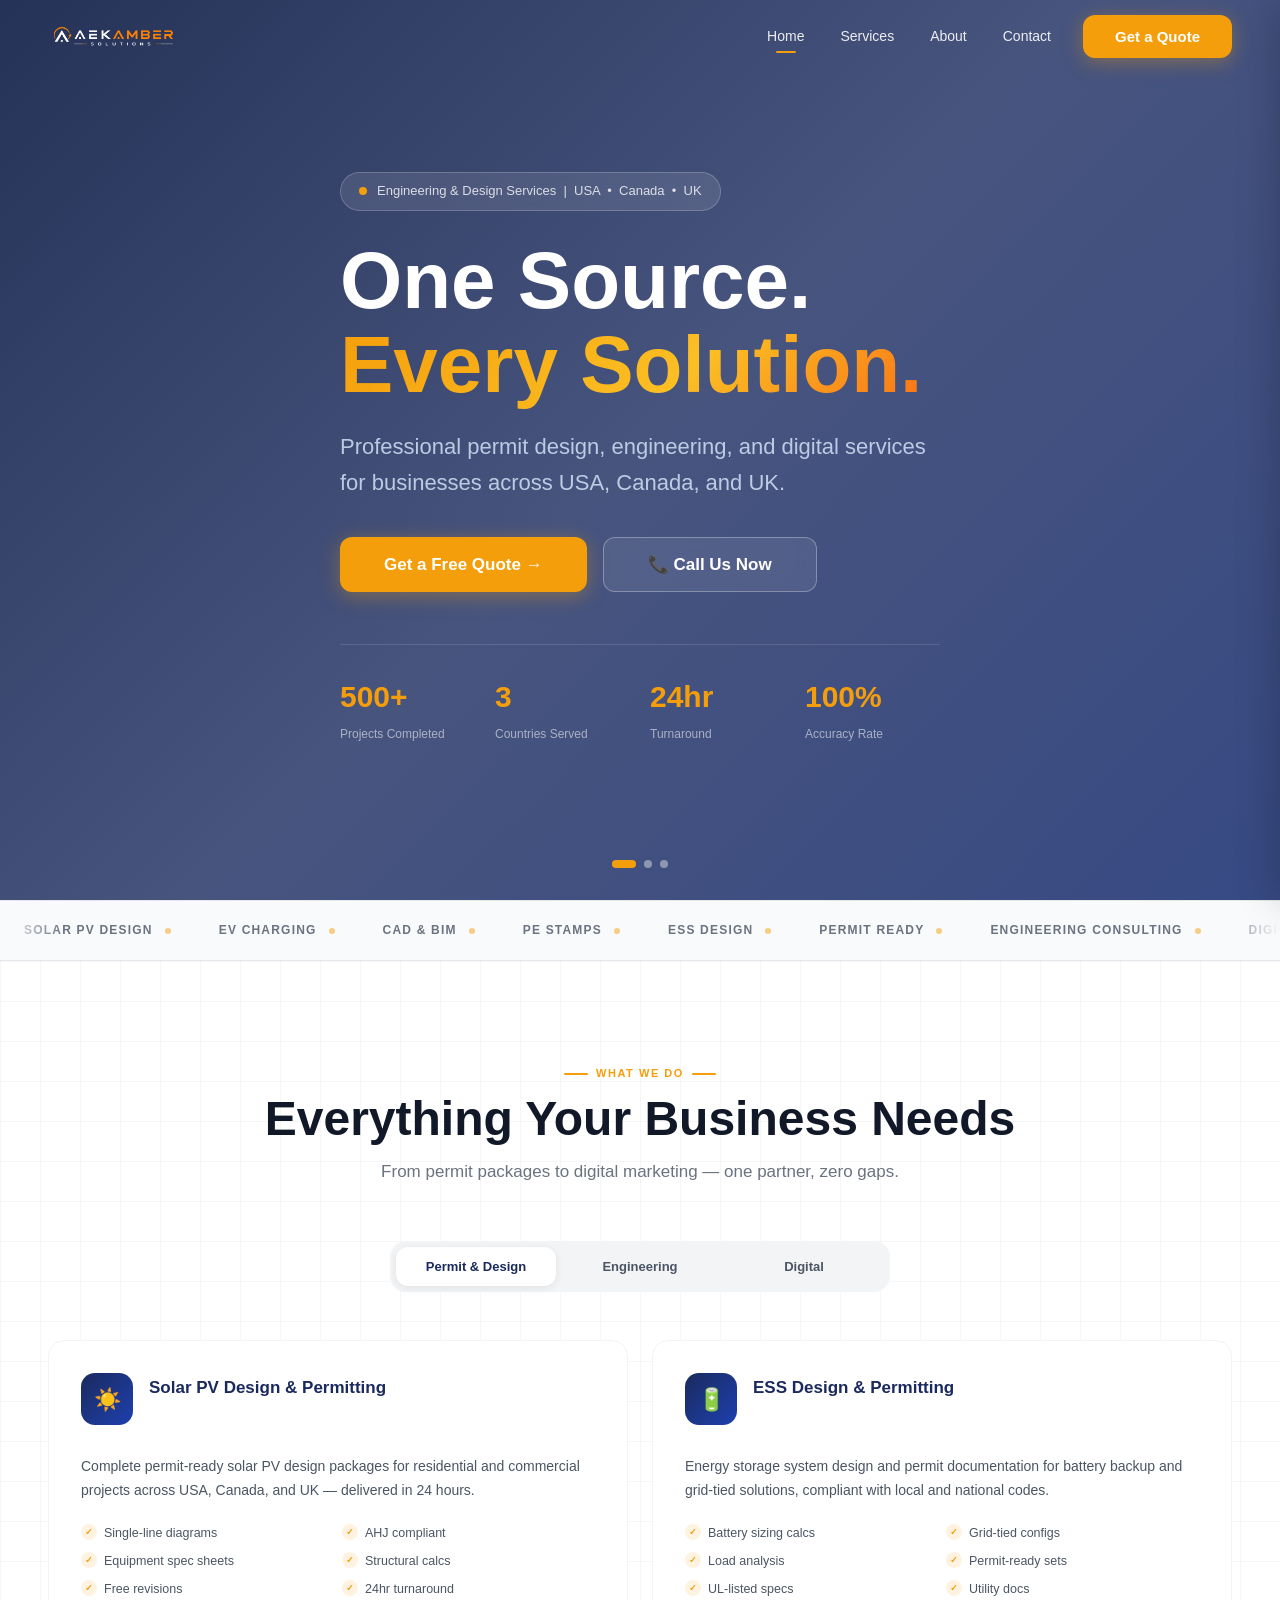
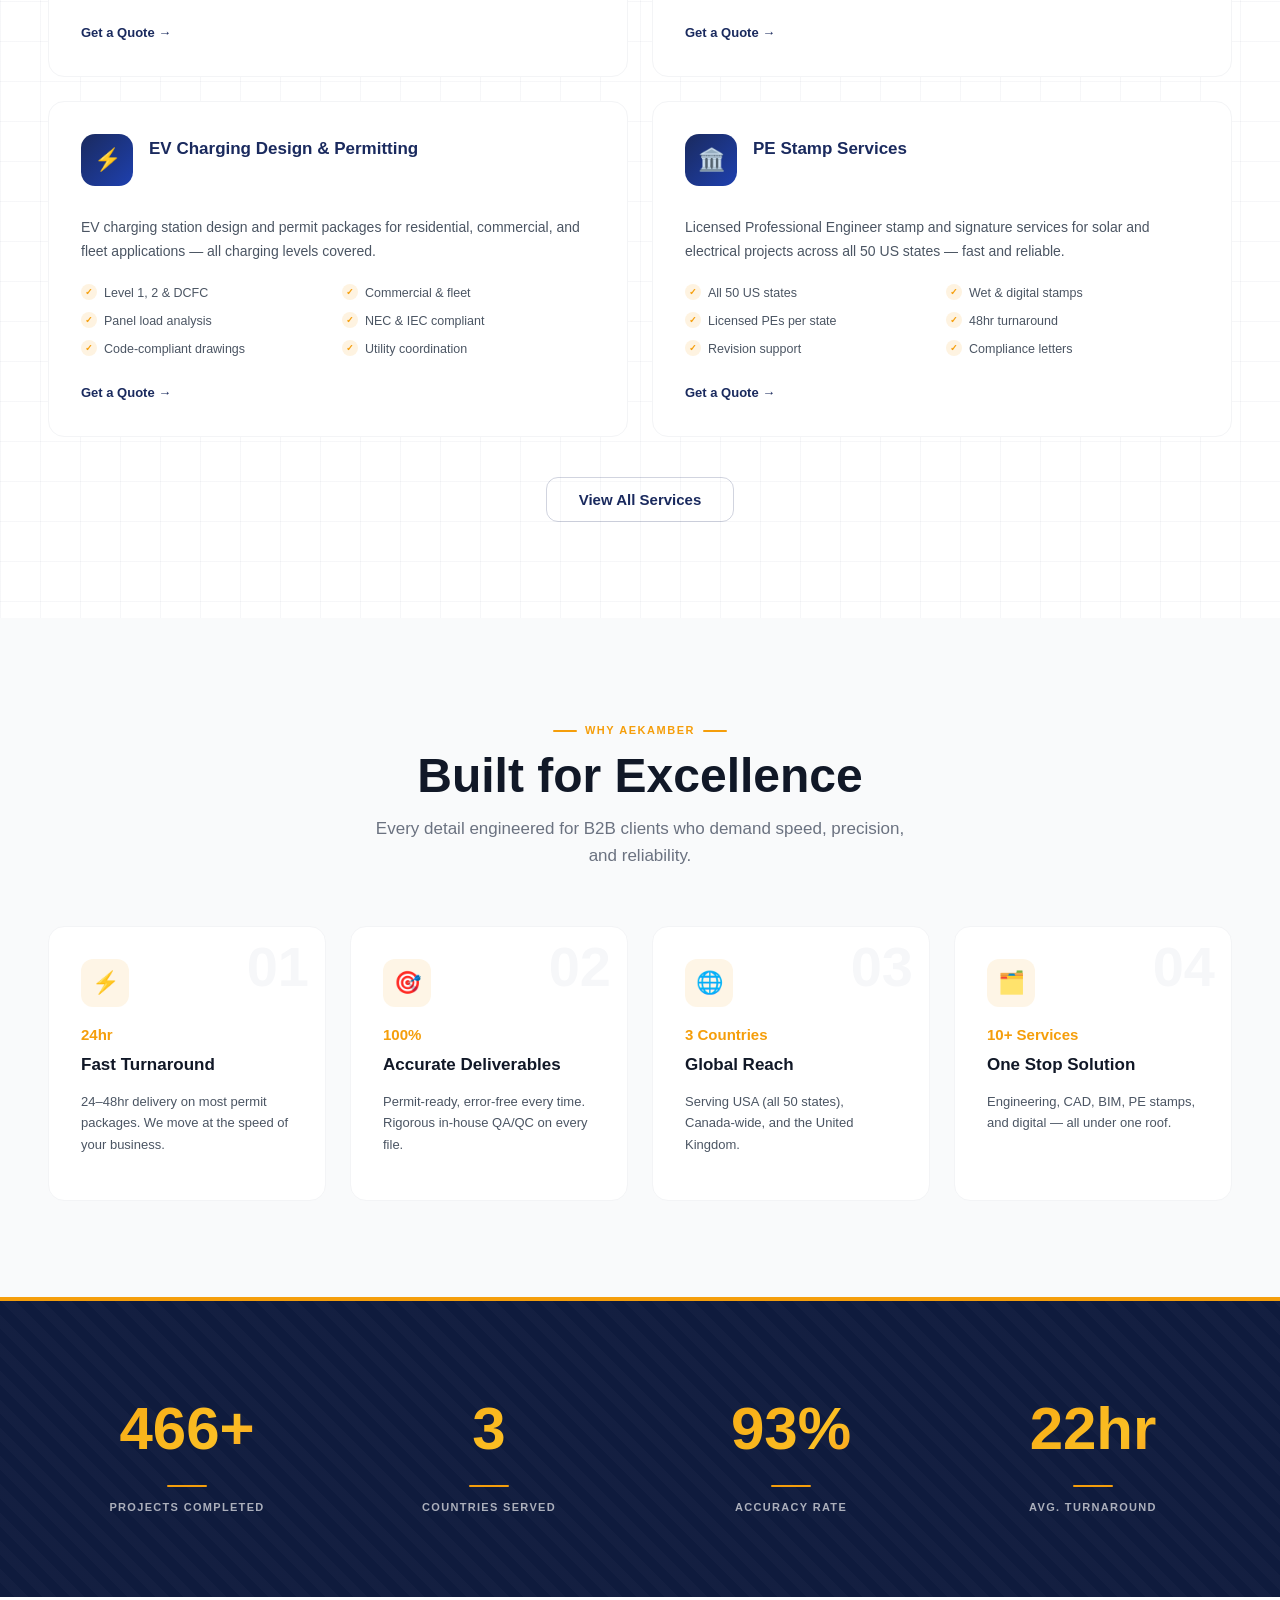
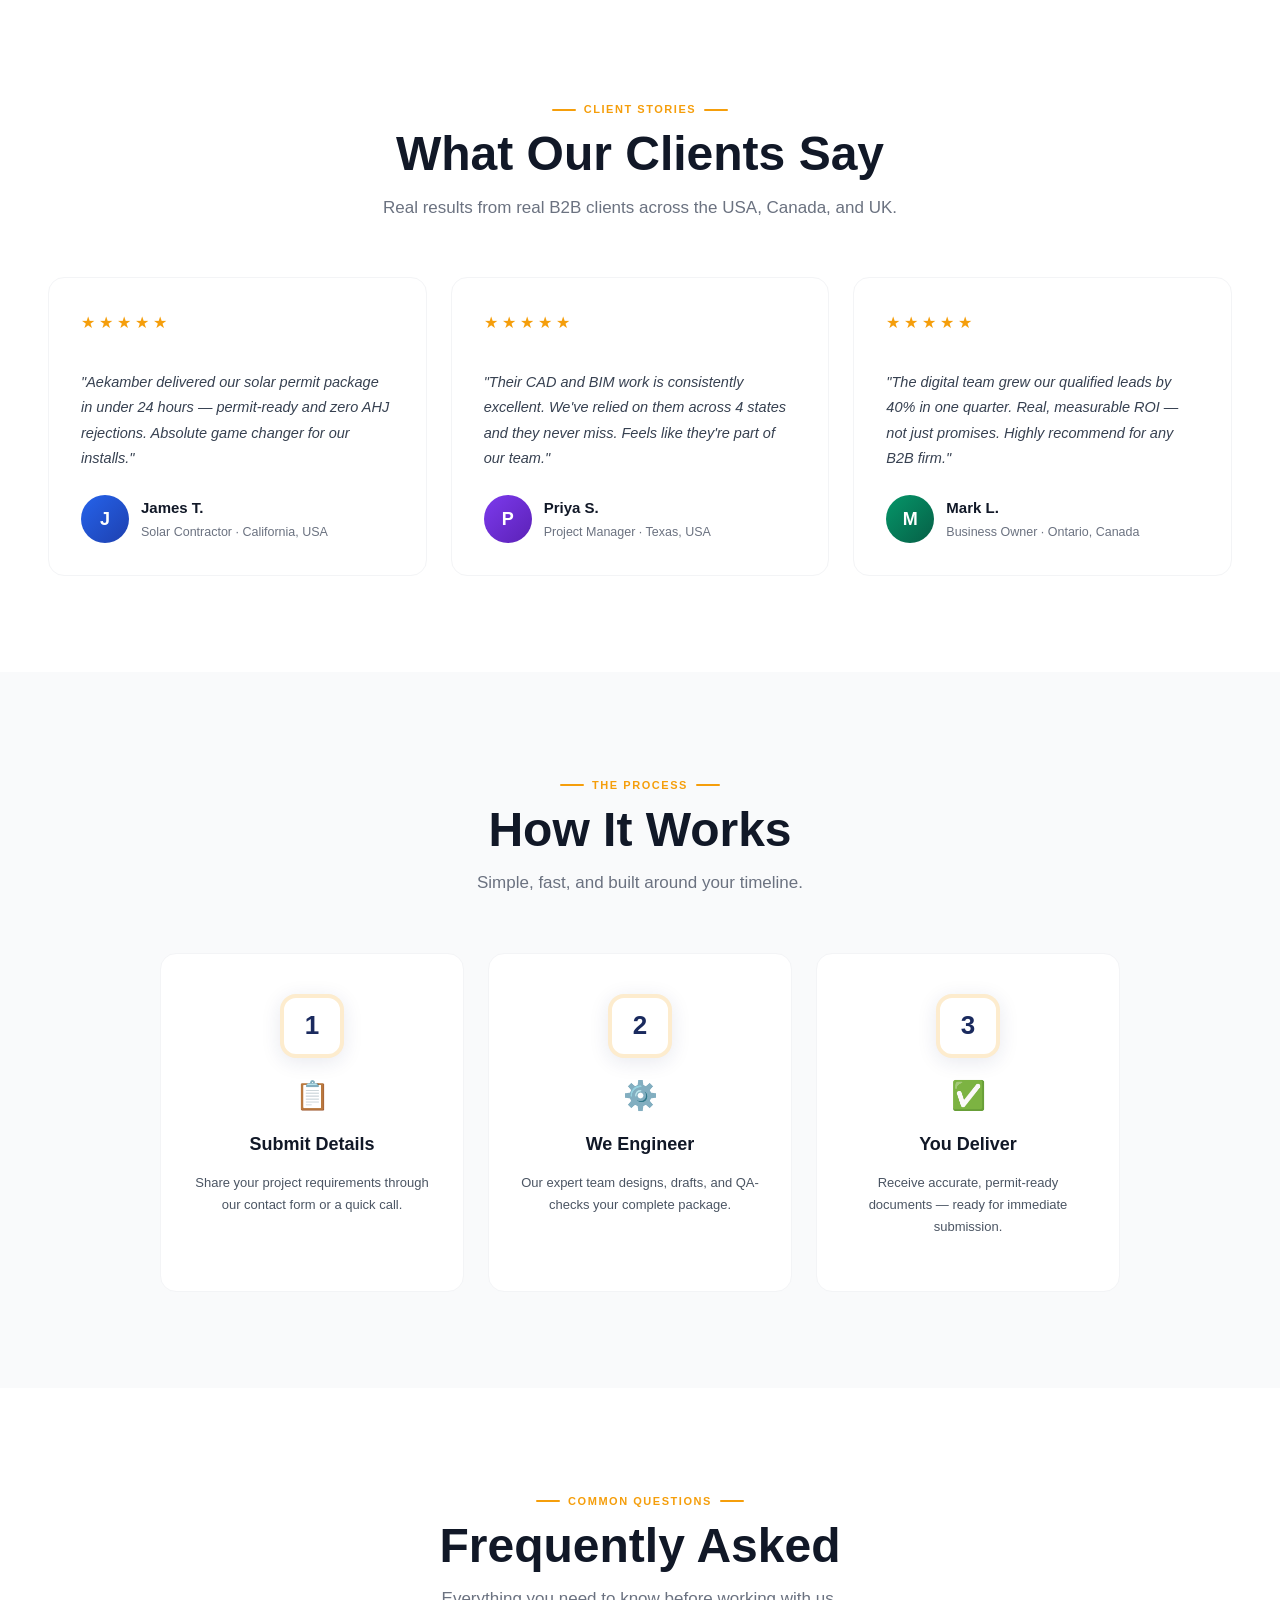
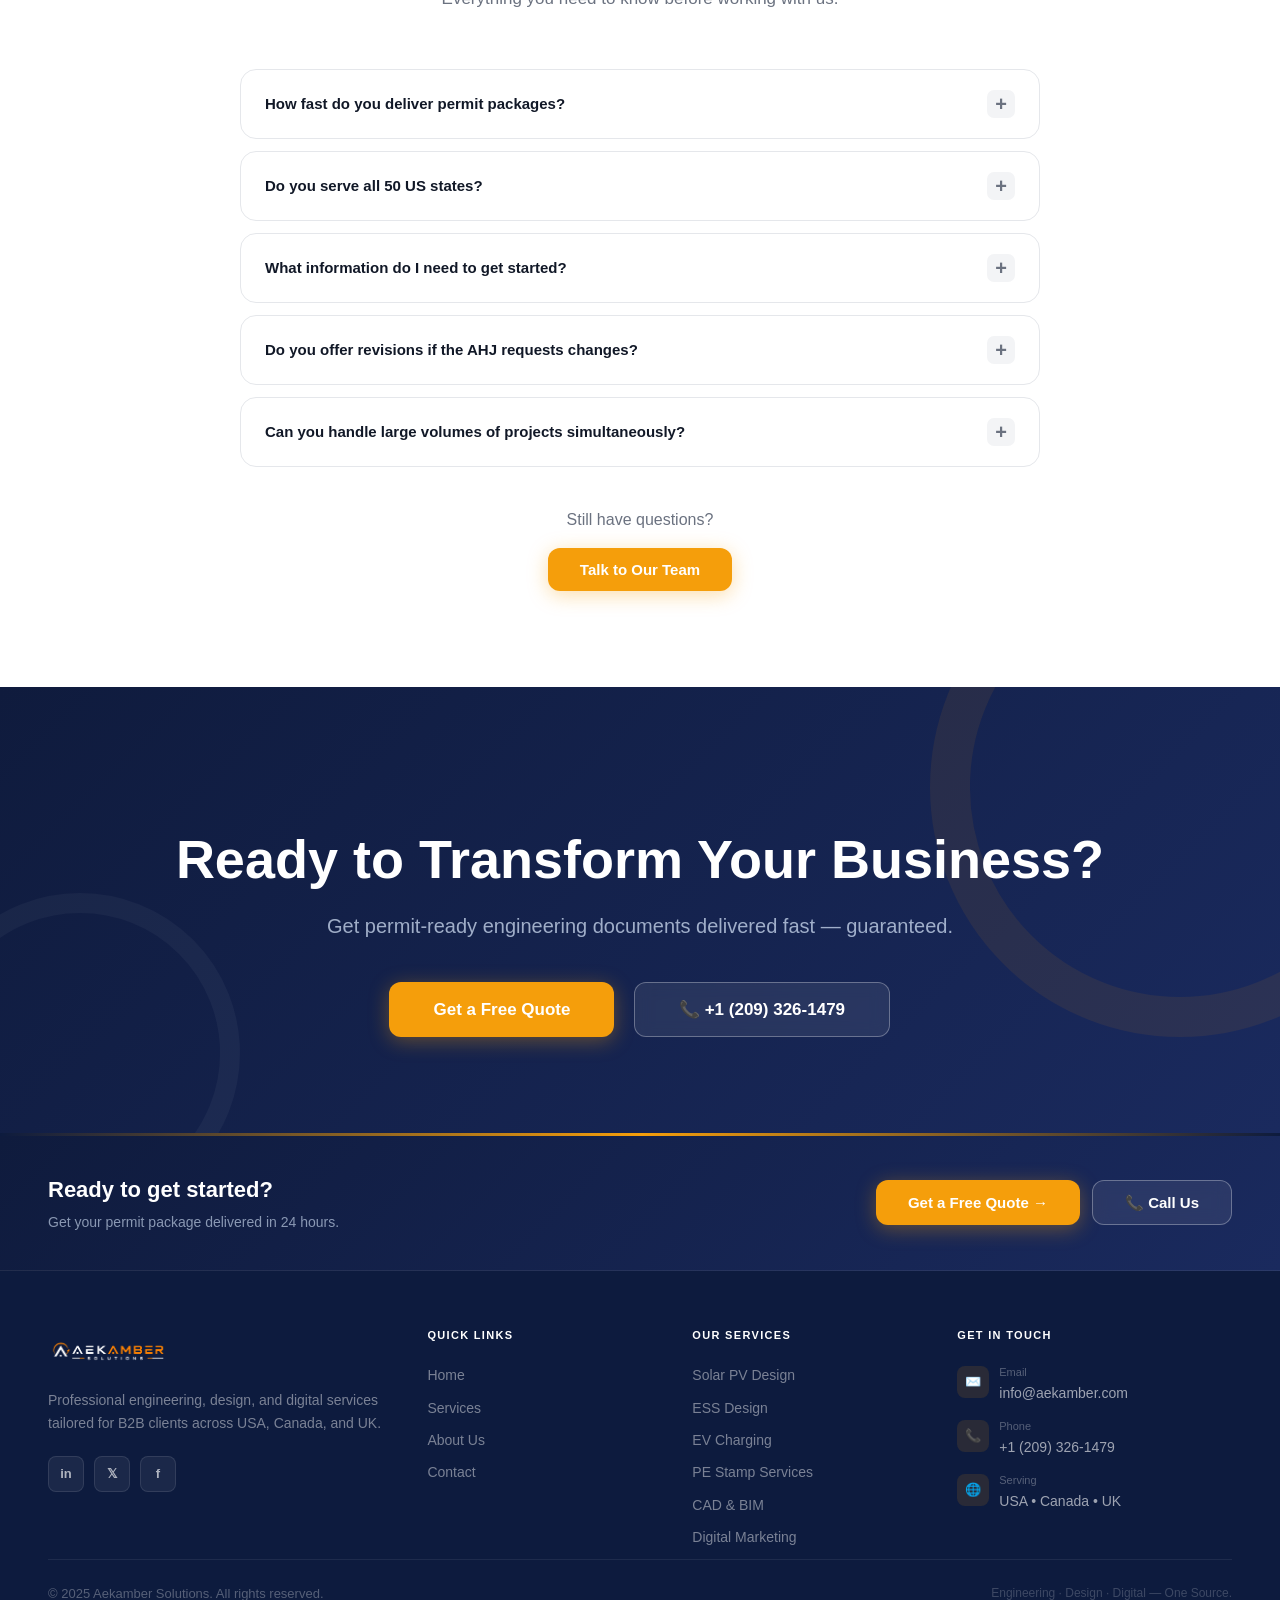
<file: index.html>
<!DOCTYPE html>
<html lang="en">
<head>
  <meta charset="UTF-8">
  <meta name="viewport" content="width=device-width, initial-scale=1.0">
  <title>Aekamber Solutions — Engineering, Design &amp; Digital Services</title>
  <meta name="description" content="Professional permit design, engineering, and digital services for B2B clients across USA, Canada, and UK.">
  <link rel="stylesheet" href="./styles.css">
  <link rel="icon" href="./favicon.svg" type="image/svg+xml">
  <meta property="og:image" content="./opengraph.jpg">
</head>
<body class="ak-wrap">

<!-- ═══════════════════════════ NAVBAR ═══════════════════════════ -->
<nav id="ak-navbar" class="ak-navbar">
  <div class="ak-container ak-navbar-inner">
    <a href="./index.html" class="ak-logo-link">
      <!-- UPDATE logo URLs after uploading to Odoo media library -->
      <img src="./images/logo-white.png"  alt="Aekamber Solutions" class="ak-logo-img logo-light">
      <img src="./images/logo-inline.png" alt="Aekamber Solutions" class="ak-logo-img logo-dark">
    </a>
    <div class="ak-nav-links">
      <a href="./index.html"    class="ak-nav-link active">Home</a>
      <a href="./services.html" class="ak-nav-link">Services</a>
      <a href="./about.html"    class="ak-nav-link">About</a>
      <a href="./contact.html"  class="ak-nav-link">Contact</a>
      <a href="./contact.html"  class="ak-btn ak-btn-amber" style="margin-left:12px">Get a Quote</a>
    </div>
    <button class="ak-menu-btn" id="ak-menu-btn" aria-label="Open menu">
      <svg width="22" height="22" viewBox="0 0 24 24" fill="none" stroke="currentColor" stroke-width="2.5" stroke-linecap="round"><line x1="3" y1="6" x2="21" y2="6"/><line x1="3" y1="12" x2="21" y2="12"/><line x1="3" y1="18" x2="21" y2="18"/></svg>
    </button>
  </div>
</nav>
<div class="ak-overlay" id="ak-overlay"></div>
<div class="ak-mobile-menu" id="ak-mobile-menu">
  <div class="ak-mobile-menu-header">
    <img src="./images/logo-inline.png" alt="Aekamber Solutions" style="height:40px;width:auto">
    <button class="ak-mobile-close" id="ak-mobile-close" aria-label="Close">✕</button>
  </div>
  <div class="ak-mobile-nav">
    <a href="./index.html"    class="ak-mobile-link">Home</a>
    <a href="./services.html" class="ak-mobile-link">Services</a>
    <a href="./about.html"    class="ak-mobile-link">About</a>
    <a href="./contact.html"  class="ak-mobile-link">Contact</a>
  </div>
  <div class="ak-mobile-footer">
    <a href="./contact.html" class="ak-btn ak-btn-amber ak-btn-full">Get a Free Quote</a>
    <a href="tel:+12093261479" class="ak-mobile-phone">📞 +1 (209) 326-1479</a>
  </div>
</div>

<!-- ═══════════════════════════ HERO ═══════════════════════════ -->
<section class="ak-hero">
  <!-- Carousel slides — UPDATE background URLs as needed -->
  <div class="ak-carousel-slide active" style="background-image:url('https://images.unsplash.com/photo-1508514177221-188b1cf16e9d?auto=format&fit=crop&w=1920&q=80')"></div>
  <div class="ak-carousel-slide"        style="background-image:url('https://images.unsplash.com/photo-1581094794329-c8112a89af12?auto=format&fit=crop&w=1920&q=80')"></div>
  <div class="ak-carousel-slide"        style="background-image:url('https://images.unsplash.com/photo-1504307651254-35680f356dfd?auto=format&fit=crop&w=1920&q=80')"></div>
  <div class="ak-hero-overlay"></div>
  <div class="ak-hero-gradient"></div>

  <div class="ak-container">
    <div class="ak-hero-content">
      <div class="ak-hero-badge">
        <span class="ak-badge-dot"></span>
        Engineering &amp; Design Services &nbsp;|&nbsp; USA &nbsp;•&nbsp; Canada &nbsp;•&nbsp; UK
      </div>
      <h1>One Source.<br><span class="ak-gradient-text">Every Solution.</span></h1>
      <p class="ak-hero-sub">Professional permit design, engineering, and digital services for businesses across USA, Canada, and UK.</p>
      <div class="ak-hero-btns">
        <a href="./contact.html" class="ak-btn ak-btn-amber ak-btn-lg">Get a Free Quote &rarr;</a>
        <a href="tel:+12093261479" class="ak-btn ak-btn-outline ak-btn-lg">📞 Call Us Now</a>
      </div>
      <div class="ak-hero-stats">
        <div><div class="ak-hero-stat-val">500+</div><div class="ak-hero-stat-lbl">Projects Completed</div></div>
        <div><div class="ak-hero-stat-val">3</div><div class="ak-hero-stat-lbl">Countries Served</div></div>
        <div><div class="ak-hero-stat-val">24hr</div><div class="ak-hero-stat-lbl">Turnaround</div></div>
        <div><div class="ak-hero-stat-val">100%</div><div class="ak-hero-stat-lbl">Accuracy Rate</div></div>
      </div>
    </div>
  </div>

  <!-- Carousel dots -->
  <div class="ak-hero-dots">
    <button class="ak-dot active" aria-label="Slide 1"></button>
    <button class="ak-dot"        aria-label="Slide 2"></button>
    <button class="ak-dot"        aria-label="Slide 3"></button>
  </div>
</section>

<!-- ═══════════════════════════ TRUST STRIP ═══════════════════════ -->
<div class="ak-trust-strip">
  <div class="ak-trust-fade ak-trust-fade-l"></div>
  <div class="ak-trust-track">
    <!-- Repeated 3x for seamless loop -->
    <span class="ak-trust-item">Solar PV Design</span><span class="ak-trust-item">EV Charging</span><span class="ak-trust-item">CAD &amp; BIM</span><span class="ak-trust-item">PE Stamps</span><span class="ak-trust-item">ESS Design</span><span class="ak-trust-item">Permit Ready</span><span class="ak-trust-item">Engineering Consulting</span><span class="ak-trust-item">Digital Marketing</span><span class="ak-trust-item">Solar Proposals</span><span class="ak-trust-item">AHJ Compliant</span><span class="ak-trust-item">24hr Turnaround</span><span class="ak-trust-item">Electrical Systems</span>
    <span class="ak-trust-item">Solar PV Design</span><span class="ak-trust-item">EV Charging</span><span class="ak-trust-item">CAD &amp; BIM</span><span class="ak-trust-item">PE Stamps</span><span class="ak-trust-item">ESS Design</span><span class="ak-trust-item">Permit Ready</span><span class="ak-trust-item">Engineering Consulting</span><span class="ak-trust-item">Digital Marketing</span><span class="ak-trust-item">Solar Proposals</span><span class="ak-trust-item">AHJ Compliant</span><span class="ak-trust-item">24hr Turnaround</span><span class="ak-trust-item">Electrical Systems</span>
    <span class="ak-trust-item">Solar PV Design</span><span class="ak-trust-item">EV Charging</span><span class="ak-trust-item">CAD &amp; BIM</span><span class="ak-trust-item">PE Stamps</span><span class="ak-trust-item">ESS Design</span><span class="ak-trust-item">Permit Ready</span><span class="ak-trust-item">Engineering Consulting</span><span class="ak-trust-item">Digital Marketing</span><span class="ak-trust-item">Solar Proposals</span><span class="ak-trust-item">AHJ Compliant</span><span class="ak-trust-item">24hr Turnaround</span><span class="ak-trust-item">Electrical Systems</span>
  </div>
  <div class="ak-trust-fade ak-trust-fade-r"></div>
</div>

<!-- ═══════════════════════════ SERVICES TABS ═══════════════════ -->
<section class="ak-section ak-grid-bg">
  <div class="ak-container">
    <div class="ak-section-header ak-fade">
      <span class="ak-eyebrow">WHAT WE DO</span>
      <h2>Everything Your Business Needs</h2>
      <p>From permit packages to digital marketing — one partner, zero gaps.</p>
    </div>

    <div class="ak-tabs-group">
      <div class="ak-tab-list">
        <button class="ak-tab-btn active" data-tab="permit">Permit &amp; Design</button>
        <button class="ak-tab-btn" data-tab="engineering">Engineering</button>
        <button class="ak-tab-btn" data-tab="digital">Digital</button>
      </div>

      <!-- TAB: Permit & Design -->
      <div class="ak-tab-panel active" data-panel="permit">
        <div class="ak-service-card ak-fade">
          <div class="ak-svc-header"><div class="ak-svc-icon">☀️</div><div class="ak-svc-title">Solar PV Design &amp; Permitting</div></div>
          <p class="ak-svc-desc">Complete permit-ready solar PV design packages for residential and commercial projects across USA, Canada, and UK — delivered in 24 hours.</p>
          <ul class="ak-feature-list"><li>Single-line diagrams</li><li>AHJ compliant</li><li>Equipment spec sheets</li><li>Structural calcs</li><li>Free revisions</li><li>24hr turnaround</li></ul>
          <a href="./contact.html" class="ak-card-link">Get a Quote &rarr;</a>
        </div>
        <div class="ak-service-card ak-fade">
          <div class="ak-svc-header"><div class="ak-svc-icon">🔋</div><div class="ak-svc-title">ESS Design &amp; Permitting</div></div>
          <p class="ak-svc-desc">Energy storage system design and permit documentation for battery backup and grid-tied solutions, compliant with local and national codes.</p>
          <ul class="ak-feature-list"><li>Battery sizing calcs</li><li>Grid-tied configs</li><li>Load analysis</li><li>Permit-ready sets</li><li>UL-listed specs</li><li>Utility docs</li></ul>
          <a href="./contact.html" class="ak-card-link">Get a Quote &rarr;</a>
        </div>
        <div class="ak-service-card ak-fade">
          <div class="ak-svc-header"><div class="ak-svc-icon">⚡</div><div class="ak-svc-title">EV Charging Design &amp; Permitting</div></div>
          <p class="ak-svc-desc">EV charging station design and permit packages for residential, commercial, and fleet applications — all charging levels covered.</p>
          <ul class="ak-feature-list"><li>Level 1, 2 &amp; DCFC</li><li>Commercial &amp; fleet</li><li>Panel load analysis</li><li>NEC &amp; IEC compliant</li><li>Code-compliant drawings</li><li>Utility coordination</li></ul>
          <a href="./contact.html" class="ak-card-link">Get a Quote &rarr;</a>
        </div>
        <div class="ak-service-card ak-fade">
          <div class="ak-svc-header"><div class="ak-svc-icon">🏛️</div><div class="ak-svc-title">PE Stamp Services</div></div>
          <p class="ak-svc-desc">Licensed Professional Engineer stamp and signature services for solar and electrical projects across all 50 US states — fast and reliable.</p>
          <ul class="ak-feature-list"><li>All 50 US states</li><li>Wet &amp; digital stamps</li><li>Licensed PEs per state</li><li>48hr turnaround</li><li>Revision support</li><li>Compliance letters</li></ul>
          <a href="./contact.html" class="ak-card-link">Get a Quote &rarr;</a>
        </div>
      </div>

      <!-- TAB: Engineering -->
      <div class="ak-tab-panel" data-panel="engineering">
        <div class="ak-service-card ak-fade">
          <div class="ak-svc-header"><div class="ak-svc-icon">✏️</div><div class="ak-svc-title">CAD Design Services</div></div>
          <p class="ak-svc-desc">Professional CAD drafting and design for engineering and construction projects — precise, clean, and submission-ready.</p>
          <ul class="ak-feature-list"><li>AutoCAD &amp; Civil 3D</li><li>As-built documentation</li><li>Construction sets</li><li>Site plan preparation</li><li>Detail drawings</li><li>Fast revision turnaround</li></ul>
          <a href="./contact.html" class="ak-card-link">Get a Quote &rarr;</a>
        </div>
        <div class="ak-service-card ak-fade">
          <div class="ak-svc-header"><div class="ak-svc-icon">🏗️</div><div class="ak-svc-title">BIM Services</div></div>
          <p class="ak-svc-desc">Building Information Modeling for construction and engineering projects — clash detection, coordination, and 3D model delivery.</p>
          <ul class="ak-feature-list"><li>Revit 3D BIM models</li><li>Clash detection</li><li>LOD 100–400</li><li>MEP coordination</li><li>4D scheduling</li><li>IFC export</li></ul>
          <a href="./contact.html" class="ak-card-link">Get a Quote &rarr;</a>
        </div>
        <div class="ak-service-card ak-fade">
          <div class="ak-svc-header"><div class="ak-svc-icon">📄</div><div class="ak-svc-title">Solar Proposal Design</div></div>
          <p class="ak-svc-desc">Professional, client-ready solar proposals with system design, savings analysis, and branded presentation that close more deals.</p>
          <ul class="ak-feature-list"><li>Branded PDF proposals</li><li>Savings analysis</li><li>Performance models</li><li>Financing charts</li><li>Aerial site images</li><li>Editable templates</li></ul>
          <a href="./contact.html" class="ak-card-link">Get a Quote &rarr;</a>
        </div>
        <div class="ak-service-card ak-fade">
          <div class="ak-svc-header"><div class="ak-svc-icon">🔧</div><div class="ak-svc-title">Engineering Consulting</div></div>
          <p class="ak-svc-desc">Expert technical consulting for solar, electrical, and construction projects — from code interpretation to peer review.</p>
          <ul class="ak-feature-list"><li>AHJ code interpretation</li><li>Peer review</li><li>Expert witness reports</li><li>Feasibility studies</li><li>On-call support</li><li>Dispute resolution</li></ul>
          <a href="./contact.html" class="ak-card-link">Get a Quote &rarr;</a>
        </div>
      </div>

      <!-- TAB: Digital -->
      <div class="ak-tab-panel" data-panel="digital">
        <div class="ak-service-card ak-fade">
          <div class="ak-svc-header"><div class="ak-svc-icon">🌐</div><div class="ak-svc-title">Website Building</div></div>
          <p class="ak-svc-desc">Professional, fast, and conversion-focused websites for small and medium businesses — built to attract and convert your ideal clients.</p>
          <ul class="ak-feature-list"><li>Mobile-first design</li><li>SEO-optimized</li><li>CMS included</li><li>2–4 week delivery</li><li>Lead capture forms</li><li>Google Analytics</li></ul>
          <a href="./contact.html" class="ak-card-link">Get a Quote &rarr;</a>
        </div>
        <div class="ak-service-card ak-fade">
          <div class="ak-svc-header"><div class="ak-svc-icon">📣</div><div class="ak-svc-title">Digital Marketing</div></div>
          <p class="ak-svc-desc">Full-service digital marketing covering SEO, social media, content strategy, and lead generation — backed by data and real results.</p>
          <ul class="ak-feature-list"><li>Search engine optimization</li><li>Social media mgmt</li><li>Content marketing</li><li>PPC campaigns</li><li>Monthly reports</li><li>Lead gen funnels</li></ul>
          <a href="./contact.html" class="ak-card-link">Get a Quote &rarr;</a>
        </div>
      </div>
    </div>

    <div style="text-align:center;margin-top:40px">
      <a href="./services.html" class="ak-btn ak-btn-ghost">View All Services</a>
    </div>
  </div>
</section>

<!-- ═══════════════════════════ WHY CHOOSE US ═════════════════════ -->
<section class="ak-section ak-bg-gray">
  <div class="ak-container">
    <div class="ak-section-header ak-fade">
      <span class="ak-eyebrow">WHY AEKAMBER</span>
      <h2>Built for Excellence</h2>
      <p>Every detail engineered for B2B clients who demand speed, precision, and reliability.</p>
    </div>
    <div class="ak-grid-4">
      <div class="ak-why-card ak-fade"><span class="ak-why-num">01</span><div class="ak-why-icon">⚡</div><div class="ak-why-stat">24hr</div><div class="ak-why-title">Fast Turnaround</div><p class="ak-why-desc">24–48hr delivery on most permit packages. We move at the speed of your business.</p></div>
      <div class="ak-why-card ak-fade"><span class="ak-why-num">02</span><div class="ak-why-icon">🎯</div><div class="ak-why-stat">100%</div><div class="ak-why-title">Accurate Deliverables</div><p class="ak-why-desc">Permit-ready, error-free every time. Rigorous in-house QA/QC on every file.</p></div>
      <div class="ak-why-card ak-fade"><span class="ak-why-num">03</span><div class="ak-why-icon">🌐</div><div class="ak-why-stat">3 Countries</div><div class="ak-why-title">Global Reach</div><p class="ak-why-desc">Serving USA (all 50 states), Canada-wide, and the United Kingdom.</p></div>
      <div class="ak-why-card ak-fade"><span class="ak-why-num">04</span><div class="ak-why-icon">🗂️</div><div class="ak-why-stat">10+ Services</div><div class="ak-why-title">One Stop Solution</div><p class="ak-why-desc">Engineering, CAD, BIM, PE stamps, and digital — all under one roof.</p></div>
    </div>
  </div>
</section>

<!-- ═══════════════════════════ STATS BAR ════════════════════════ -->
<section class="ak-stats-bar">
  <div class="ak-container">
    <div class="ak-grid-4">
      <div class="ak-stat-item ak-fade">
        <span class="ak-stat-number ak-count-up" data-value="500" data-suffix="+">500+</span>
        <div class="ak-stat-divider"></div>
        <div class="ak-stat-label">Projects Completed</div>
      </div>
      <div class="ak-stat-item ak-fade">
        <span class="ak-stat-number ak-count-up" data-value="3" data-suffix="">3</span>
        <div class="ak-stat-divider"></div>
        <div class="ak-stat-label">Countries Served</div>
      </div>
      <div class="ak-stat-item ak-fade">
        <span class="ak-stat-number ak-count-up" data-value="100" data-suffix="%">100%</span>
        <div class="ak-stat-divider"></div>
        <div class="ak-stat-label">Accuracy Rate</div>
      </div>
      <div class="ak-stat-item ak-fade">
        <span class="ak-stat-number ak-count-up" data-value="24" data-suffix="hr">24hr</span>
        <div class="ak-stat-divider"></div>
        <div class="ak-stat-label">Avg. Turnaround</div>
      </div>
    </div>
  </div>
</section>

<!-- ═══════════════════════════ TESTIMONIALS ═════════════════════ -->
<section class="ak-section ak-bg-white">
  <div class="ak-container">
    <div class="ak-section-header ak-fade">
      <span class="ak-eyebrow">CLIENT STORIES</span>
      <h2>What Our Clients Say</h2>
      <p>Real results from real B2B clients across the USA, Canada, and UK.</p>
    </div>
    <div class="ak-grid-3">
      <div class="ak-t-card ak-fade">
        <div class="ak-stars"><span class="ak-star">★</span><span class="ak-star">★</span><span class="ak-star">★</span><span class="ak-star">★</span><span class="ak-star">★</span></div>
        <p class="ak-t-quote">"Aekamber delivered our solar permit package in under 24 hours — permit-ready and zero AHJ rejections. Absolute game changer for our installs."</p>
        <div class="ak-t-author">
          <div class="ak-t-avatar" style="background:linear-gradient(135deg,#2563eb,#1e40af)">J</div>
          <div><div class="ak-t-name">James T.</div><div class="ak-t-role">Solar Contractor · California, USA</div></div>
        </div>
      </div>
      <div class="ak-t-card ak-fade">
        <div class="ak-stars"><span class="ak-star">★</span><span class="ak-star">★</span><span class="ak-star">★</span><span class="ak-star">★</span><span class="ak-star">★</span></div>
        <p class="ak-t-quote">"Their CAD and BIM work is consistently excellent. We've relied on them across 4 states and they never miss. Feels like they're part of our team."</p>
        <div class="ak-t-author">
          <div class="ak-t-avatar" style="background:linear-gradient(135deg,#7c3aed,#5b21b6)">P</div>
          <div><div class="ak-t-name">Priya S.</div><div class="ak-t-role">Project Manager · Texas, USA</div></div>
        </div>
      </div>
      <div class="ak-t-card ak-fade">
        <div class="ak-stars"><span class="ak-star">★</span><span class="ak-star">★</span><span class="ak-star">★</span><span class="ak-star">★</span><span class="ak-star">★</span></div>
        <p class="ak-t-quote">"The digital team grew our qualified leads by 40% in one quarter. Real, measurable ROI — not just promises. Highly recommend for any B2B firm."</p>
        <div class="ak-t-author">
          <div class="ak-t-avatar" style="background:linear-gradient(135deg,#059669,#065f46)">M</div>
          <div><div class="ak-t-name">Mark L.</div><div class="ak-t-role">Business Owner · Ontario, Canada</div></div>
        </div>
      </div>
    </div>
  </div>
</section>

<!-- ═══════════════════════════ HOW IT WORKS ═════════════════════ -->
<section class="ak-section ak-bg-gray">
  <div class="ak-container ak-text-center">
    <div class="ak-section-header ak-fade">
      <span class="ak-eyebrow">THE PROCESS</span>
      <h2>How It Works</h2>
      <p>Simple, fast, and built around your timeline.</p>
    </div>
    <div class="ak-steps">
      <div class="ak-step ak-fade"><div class="ak-step-num">1</div><div class="ak-step-emoji">📋</div><div class="ak-step-title">Submit Details</div><p class="ak-step-desc">Share your project requirements through our contact form or a quick call.</p></div>
      <div class="ak-step ak-fade"><div class="ak-step-num">2</div><div class="ak-step-emoji">⚙️</div><div class="ak-step-title">We Engineer</div><p class="ak-step-desc">Our expert team designs, drafts, and QA-checks your complete package.</p></div>
      <div class="ak-step ak-fade"><div class="ak-step-num">3</div><div class="ak-step-emoji">✅</div><div class="ak-step-title">You Deliver</div><p class="ak-step-desc">Receive accurate, permit-ready documents — ready for immediate submission.</p></div>
    </div>
  </div>
</section>

<!-- ═══════════════════════════ FAQ ══════════════════════════════ -->
<section class="ak-section ak-bg-white">
  <div class="ak-container">
    <div class="ak-section-header ak-fade">
      <span class="ak-eyebrow">COMMON QUESTIONS</span>
      <h2>Frequently Asked</h2>
      <p>Everything you need to know before working with us.</p>
    </div>
    <div class="ak-faq-list ak-fade">
      <div class="ak-faq-item">
        <div class="ak-faq-q">How fast do you deliver permit packages?<span class="ak-faq-icon">+</span></div>
        <div class="ak-faq-a">Our standard turnaround is 24–48 hours for most permit packages. Rush delivery (same-day) is available for urgent projects. We've never missed a committed deadline.</div>
      </div>
      <div class="ak-faq-item">
        <div class="ak-faq-q">Do you serve all 50 US states?<span class="ak-faq-icon">+</span></div>
        <div class="ak-faq-a">Yes. We provide services across all 50 US states, Canada-wide, and throughout the United Kingdom — with full local code compliance and AHJ familiarity for each region.</div>
      </div>
      <div class="ak-faq-item">
        <div class="ak-faq-q">What information do I need to get started?<span class="ak-faq-icon">+</span></div>
        <div class="ak-faq-a">For permit packages: basic project details like site address, system size, and equipment specs. For CAD/BIM work: your existing drawings or design brief. We'll guide you through the rest.</div>
      </div>
      <div class="ak-faq-item">
        <div class="ak-faq-q">Do you offer revisions if the AHJ requests changes?<span class="ak-faq-icon">+</span></div>
        <div class="ak-faq-a">Absolutely. We stand behind every deliverable and provide free revisions on permit packages if the Authority Having Jurisdiction (AHJ) requests corrections. Your approval is our goal.</div>
      </div>
      <div class="ak-faq-item">
        <div class="ak-faq-q">Can you handle large volumes of projects simultaneously?<span class="ak-faq-icon">+</span></div>
        <div class="ak-faq-a">Yes. We routinely process high volumes for large installers, contractors, and national firms. We scale with your pipeline — bulk pricing is available for ongoing partners.</div>
      </div>
    </div>
    <div style="text-align:center;margin-top:40px" class="ak-fade">
      <p style="color:#6b7280;margin-bottom:16px">Still have questions?</p>
      <a href="./contact.html" class="ak-btn ak-btn-amber">Talk to Our Team</a>
    </div>
  </div>
</section>

<!-- ═══════════════════════════ CTA BANNER ═══════════════════════ -->
<section class="ak-cta-banner">
  <div class="ak-container">
    <div class="ak-cta-inner ak-fade">
      <h2>Ready to Transform Your Business?</h2>
      <p>Get permit-ready engineering documents delivered fast — guaranteed.</p>
      <div class="ak-cta-btns">
        <a href="./contact.html" class="ak-btn ak-btn-amber ak-btn-lg">Get a Free Quote</a>
        <a href="tel:+12093261479" class="ak-btn ak-btn-outline ak-btn-lg">📞 +1 (209) 326-1479</a>
      </div>
    </div>
  </div>
</section>

<!-- ═══════════════════════════ FOOTER ═══════════════════════════ -->
<footer class="ak-footer">
  <div class="ak-footer-border"></div>
  <div class="ak-prefooter">
    <div class="ak-container"><div class="ak-prefooter-inner">
      <div><h3>Ready to get started?</h3><p>Get your permit package delivered in 24 hours.</p></div>
      <div class="ak-prefooter-btns">
        <a href="./contact.html" class="ak-btn ak-btn-amber">Get a Free Quote &rarr;</a>
        <a href="tel:+12093261479" class="ak-btn ak-btn-outline">📞 Call Us</a>
      </div>
    </div></div>
  </div>
  <div class="ak-footer-main">
    <div class="ak-container">
      <div class="ak-footer-grid">
        <div>
          <img src="./images/logo-white.png" alt="Aekamber Solutions" class="ak-footer-logo">
          <p class="ak-footer-brand-text">Professional engineering, design, and digital services tailored for B2B clients across USA, Canada, and UK.</p>
          <div class="ak-social-row">
            <a href="#" class="ak-social-btn" aria-label="LinkedIn">in</a>
            <a href="#" class="ak-social-btn" aria-label="Twitter">𝕏</a>
            <a href="#" class="ak-social-btn" aria-label="Facebook">f</a>
          </div>
        </div>
        <div class="ak-footer-col">
          <h4>Quick Links</h4>
          <ul class="ak-footer-link-list">
            <li><a href="./index.html">Home</a></li><li><a href="./services.html">Services</a></li>
            <li><a href="./about.html">About Us</a></li><li><a href="./contact.html">Contact</a></li>
          </ul>
        </div>
        <div class="ak-footer-col">
          <h4>Our Services</h4>
          <ul class="ak-footer-link-list">
            <li><a href="./services.html">Solar PV Design</a></li><li><a href="./services.html">ESS Design</a></li>
            <li><a href="./services.html">EV Charging</a></li><li><a href="./services.html">PE Stamp Services</a></li>
            <li><a href="./services.html">CAD &amp; BIM</a></li><li><a href="./services.html">Digital Marketing</a></li>
          </ul>
        </div>
        <div class="ak-footer-col">
          <h4>Get in Touch</h4>
          <a href="mailto:info@aekamber.com" class="ak-fc-item"><div class="ak-fc-icon">✉️</div><div><div class="ak-fc-sub">Email</div><div class="ak-fc-val">info@aekamber.com</div></div></a>
          <a href="tel:+12093261479" class="ak-fc-item"><div class="ak-fc-icon">📞</div><div><div class="ak-fc-sub">Phone</div><div class="ak-fc-val">+1 (209) 326-1479</div></div></a>
          <div class="ak-fc-item"><div class="ak-fc-icon">🌐</div><div><div class="ak-fc-sub">Serving</div><div class="ak-fc-val">USA • Canada • UK</div></div></div>
        </div>
      </div>
      <div class="ak-footer-bottom">
        <p>&copy; 2025 Aekamber Solutions. All rights reserved.</p>
        <p style="color:rgba(255,255,255,0.2);font-size:12px">Engineering &middot; Design &middot; Digital &mdash; One Source.</p>
      </div>
    </div>
  </div>
</footer>

<!-- ═══════════════════════════ FLOATING CTA ══════════════════════ -->
<div class="ak-float" id="ak-float">
  <a href="tel:+12093261479" class="ak-float-btn" title="Call Aekamber Solutions">
    <span class="ak-float-phone">📞<span class="ak-float-dot"></span></span>
    <span class="ak-hide-mob">+1 (209) 326-1479</span>
  </a>
</div>

<script src="./script.js"></script>
</body>
</html>
</file>
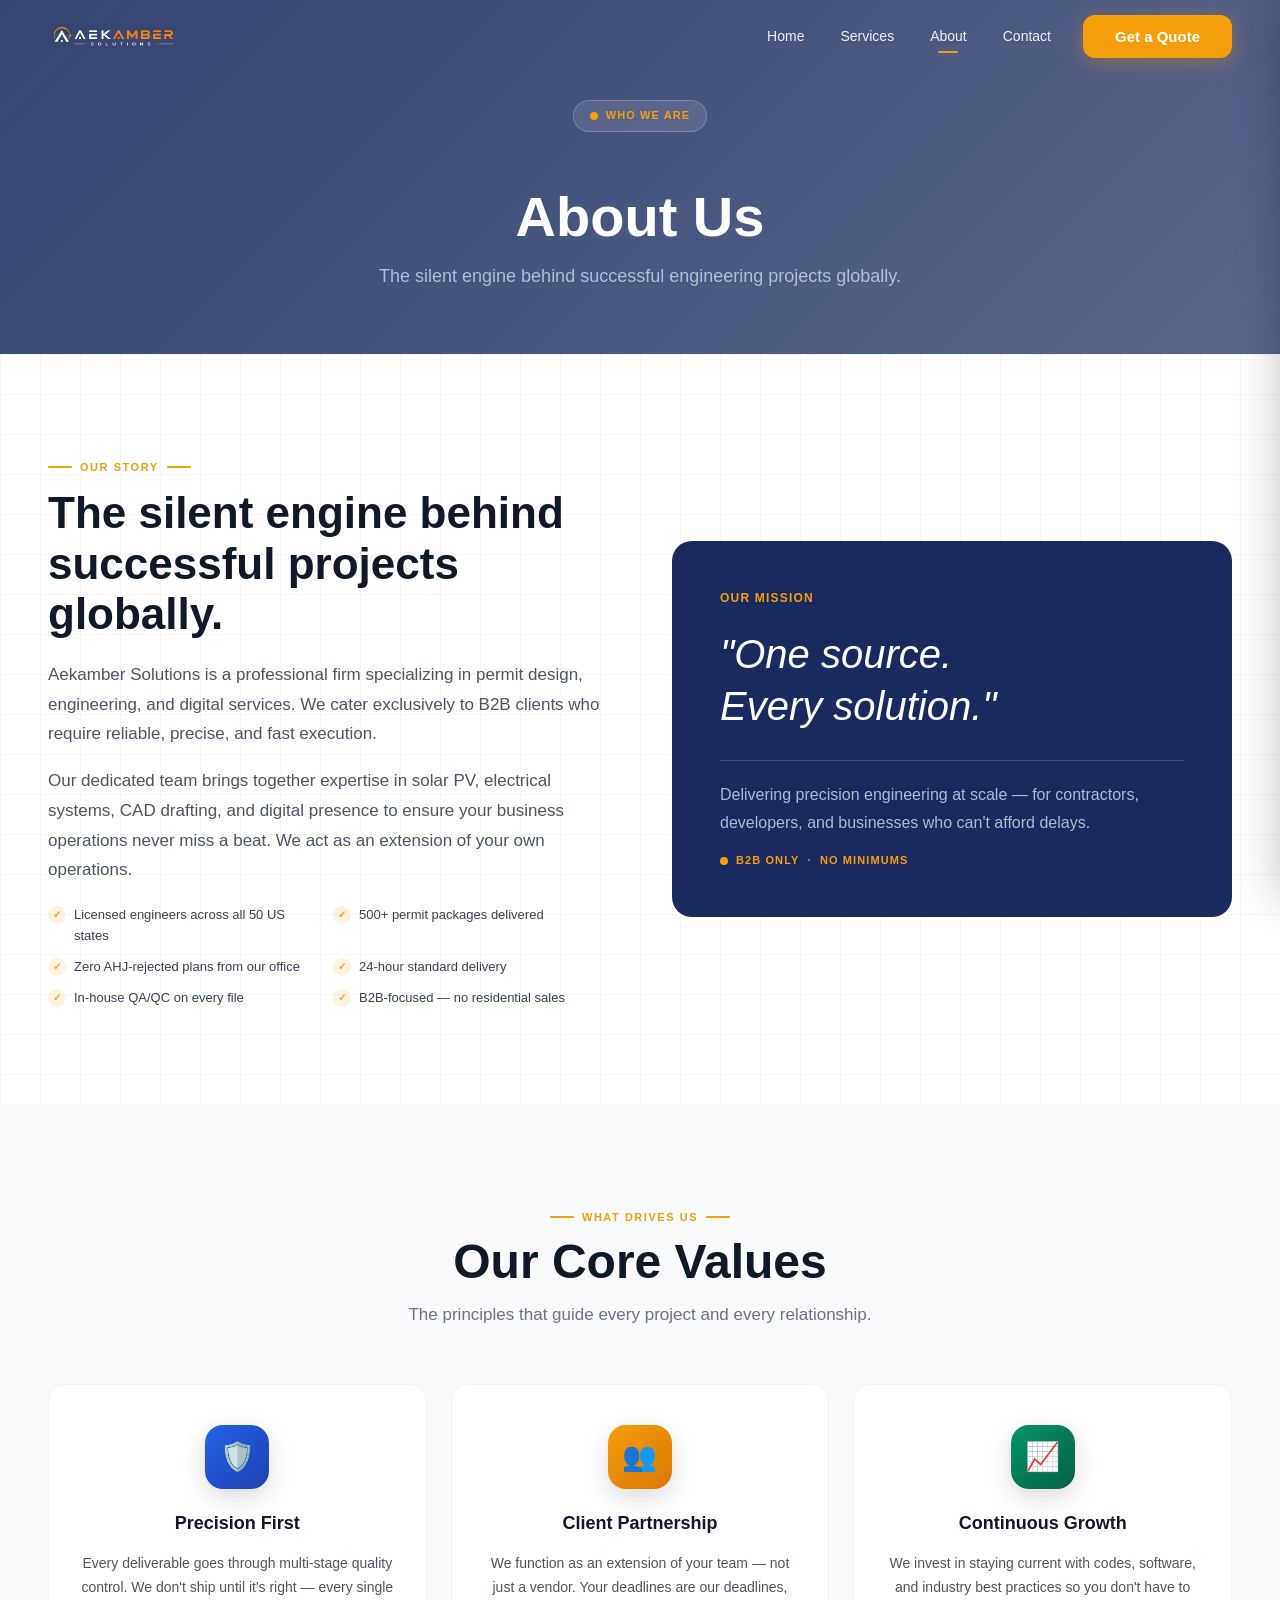
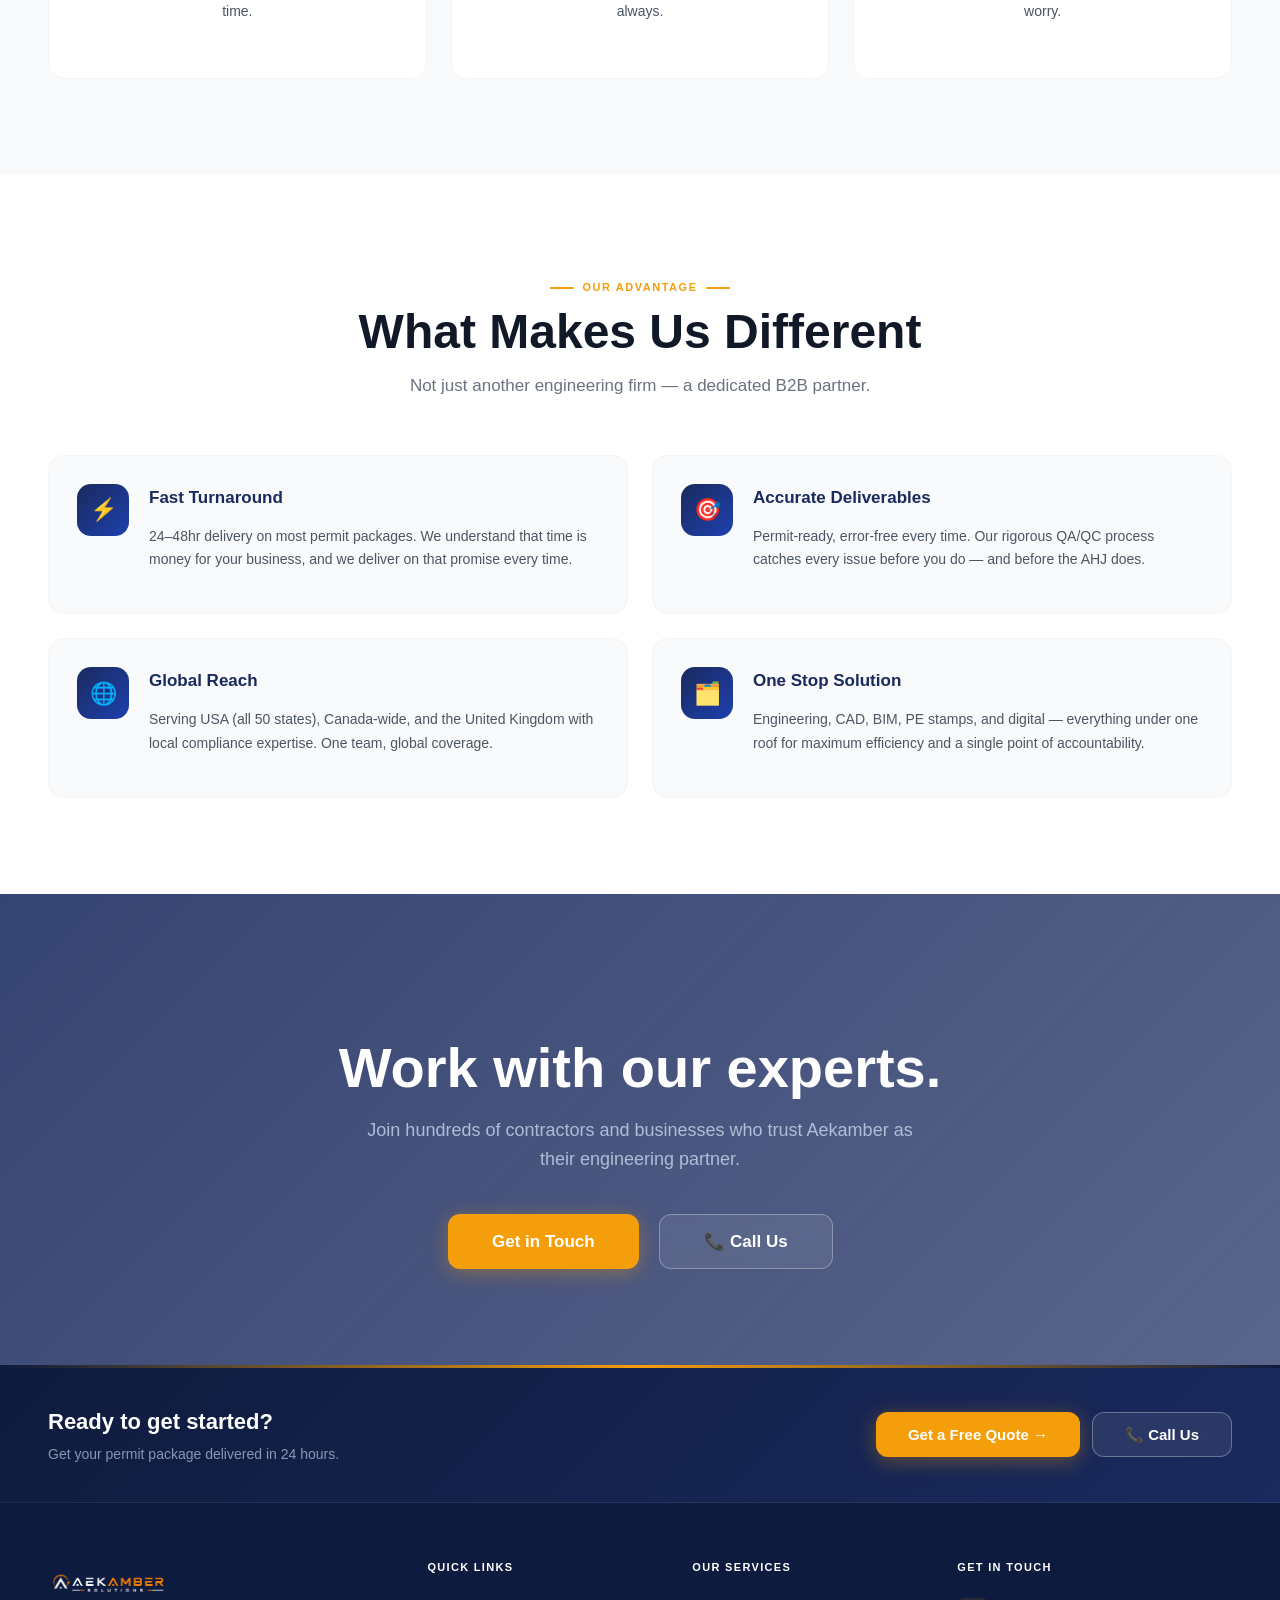
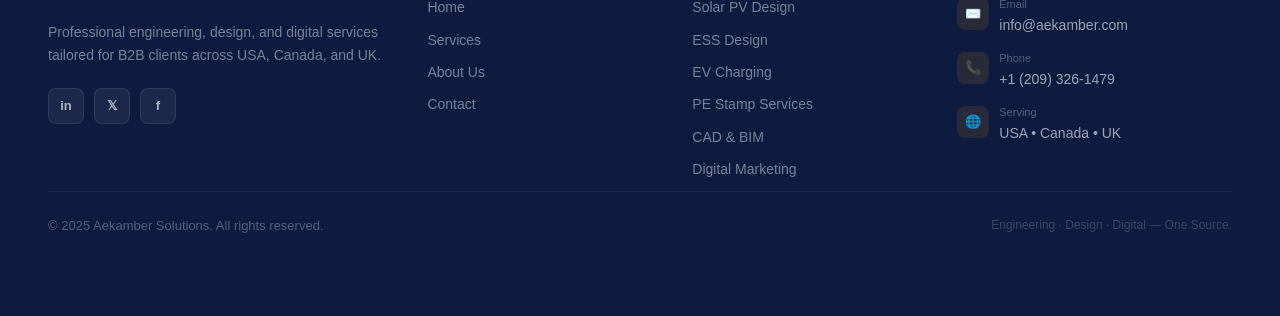
<file: about.html>
<!DOCTYPE html>
<html lang="en">
<head>
  <meta charset="UTF-8">
  <meta name="viewport" content="width=device-width, initial-scale=1.0">
  <title>About — Aekamber Solutions</title>
  <meta name="description" content="Learn about Aekamber Solutions — a professional B2B engineering, design, and digital services firm serving USA, Canada, and UK.">
  <link rel="stylesheet" href="./styles.css">
  <link rel="icon" href="./favicon.svg" type="image/svg+xml">
  <meta property="og:image" content="./opengraph.jpg">
</head>
<body class="ak-wrap">

<!-- ═══════════════════════════ NAVBAR ═══════════════════════════ -->
<nav id="ak-navbar" class="ak-navbar">
  <div class="ak-container ak-navbar-inner">
    <a href="./index.html" class="ak-logo-link">
      <img src="./images/logo-white.png"  alt="Aekamber Solutions" class="ak-logo-img logo-light">
      <img src="./images/logo-inline.png" alt="Aekamber Solutions" class="ak-logo-img logo-dark">
    </a>
    <div class="ak-nav-links">
      <a href="./index.html"    class="ak-nav-link">Home</a>
      <a href="./services.html" class="ak-nav-link">Services</a>
      <a href="./about.html"    class="ak-nav-link active">About</a>
      <a href="./contact.html"  class="ak-nav-link">Contact</a>
      <a href="./contact.html"  class="ak-btn ak-btn-amber" style="margin-left:12px">Get a Quote</a>
    </div>
    <button class="ak-menu-btn" id="ak-menu-btn" aria-label="Open menu">
      <svg width="22" height="22" viewBox="0 0 24 24" fill="none" stroke="currentColor" stroke-width="2.5" stroke-linecap="round"><line x1="3" y1="6" x2="21" y2="6"/><line x1="3" y1="12" x2="21" y2="12"/><line x1="3" y1="18" x2="21" y2="18"/></svg>
    </button>
  </div>
</nav>
<div class="ak-overlay" id="ak-overlay"></div>
<div class="ak-mobile-menu" id="ak-mobile-menu">
  <div class="ak-mobile-menu-header">
    <img src="./images/logo-inline.png" alt="Aekamber Solutions" style="height:40px;width:auto">
    <button class="ak-mobile-close" id="ak-mobile-close">✕</button>
  </div>
  <div class="ak-mobile-nav">
    <a href="./index.html"    class="ak-mobile-link">Home</a>
    <a href="./services.html" class="ak-mobile-link">Services</a>
    <a href="./about.html"    class="ak-mobile-link">About</a>
    <a href="./contact.html"  class="ak-mobile-link">Contact</a>
  </div>
  <div class="ak-mobile-footer">
    <a href="./contact.html" class="ak-btn ak-btn-amber ak-btn-full">Get a Free Quote</a>
    <a href="tel:+12093261479" class="ak-mobile-phone">📞 +1 (209) 326-1479</a>
  </div>
</div>

<!-- ═══════════════════════════ PAGE BANNER ══════════════════════ -->
<div class="ak-page-banner">
  <div class="ak-container">
    <div class="ak-banner-badge"><span class="ak-badge-dot"></span> Who We Are</div>
    <h1>About Us</h1>
    <p>The silent engine behind successful engineering projects globally.</p>
  </div>
</div>

<!-- ═══════════════════════════ OUR STORY ════════════════════════ -->
<section class="ak-section ak-bg-white ak-grid-bg">
  <div class="ak-container">
    <div class="ak-story-layout">
      <div class="ak-story ak-fade">
        <span class="ak-eyebrow">OUR STORY</span>
        <h2>The silent engine behind successful projects globally.</h2>
        <p>Aekamber Solutions is a professional firm specializing in permit design, engineering, and digital services. We cater exclusively to B2B clients who require reliable, precise, and fast execution.</p>
        <p>Our dedicated team brings together expertise in solar PV, electrical systems, CAD drafting, and digital presence to ensure your business operations never miss a beat. We act as an extension of your own operations.</p>
        <ul class="ak-highlight-list">
          <li>Licensed engineers across all 50 US states</li>
          <li>500+ permit packages delivered</li>
          <li>Zero AHJ-rejected plans from our office</li>
          <li>24-hour standard delivery</li>
          <li>In-house QA/QC on every file</li>
          <li>B2B-focused — no residential sales</li>
        </ul>
      </div>
      <div class="ak-fade">
        <div class="ak-mission-box">
          <div class="ak-mission-lbl">Our Mission</div>
          <div class="ak-mission-quote">"One source.<br>Every solution."</div>
          <p class="ak-mission-desc">Delivering precision engineering at scale — for contractors, developers, and businesses who can't afford delays.</p>
          <div style="display:flex;align-items:center;gap:8px;margin-top:16px">
            <span style="width:8px;height:8px;border-radius:50%;background:#f59e0b;display:inline-block;animation:ak-pulse 2s infinite"></span>
            <span style="color:#f59e0b;font-size:11px;font-weight:700;text-transform:uppercase;letter-spacing:0.1em">B2B Only &nbsp;&middot;&nbsp; No Minimums</span>
          </div>
        </div>
      </div>
    </div>
  </div>
</section>

<!-- ═══════════════════════════ CORE VALUES ══════════════════════ -->
<section class="ak-section ak-bg-gray">
  <div class="ak-container">
    <div class="ak-section-header ak-fade">
      <span class="ak-eyebrow">WHAT DRIVES US</span>
      <h2>Our Core Values</h2>
      <p>The principles that guide every project and every relationship.</p>
    </div>
    <div class="ak-grid-3">
      <div class="ak-value-card ak-fade">
        <div class="ak-value-icon" style="background:linear-gradient(135deg,#2563eb,#1e40af)">🛡️</div>
        <div class="ak-value-title">Precision First</div>
        <p class="ak-value-desc">Every deliverable goes through multi-stage quality control. We don't ship until it's right — every single time.</p>
      </div>
      <div class="ak-value-card ak-fade">
        <div class="ak-value-icon" style="background:linear-gradient(135deg,#f59e0b,#d97706)">👥</div>
        <div class="ak-value-title">Client Partnership</div>
        <p class="ak-value-desc">We function as an extension of your team — not just a vendor. Your deadlines are our deadlines, always.</p>
      </div>
      <div class="ak-value-card ak-fade">
        <div class="ak-value-icon" style="background:linear-gradient(135deg,#059669,#065f46)">📈</div>
        <div class="ak-value-title">Continuous Growth</div>
        <p class="ak-value-desc">We invest in staying current with codes, software, and industry best practices so you don't have to worry.</p>
      </div>
    </div>
  </div>
</section>

<!-- ═══════════════════════════ WHAT MAKES US DIFFERENT ═════════ -->
<section class="ak-section ak-bg-white">
  <div class="ak-container">
    <div class="ak-section-header ak-fade">
      <span class="ak-eyebrow">OUR ADVANTAGE</span>
      <h2>What Makes Us Different</h2>
      <p>Not just another engineering firm — a dedicated B2B partner.</p>
    </div>
    <div class="ak-grid-2">
      <div class="ak-diff-card ak-fade">
        <div class="ak-diff-icon">⚡</div>
        <div><div class="ak-diff-title">Fast Turnaround</div><p class="ak-diff-desc">24–48hr delivery on most permit packages. We understand that time is money for your business, and we deliver on that promise every time.</p></div>
      </div>
      <div class="ak-diff-card ak-fade">
        <div class="ak-diff-icon">🎯</div>
        <div><div class="ak-diff-title">Accurate Deliverables</div><p class="ak-diff-desc">Permit-ready, error-free every time. Our rigorous QA/QC process catches every issue before you do — and before the AHJ does.</p></div>
      </div>
      <div class="ak-diff-card ak-fade">
        <div class="ak-diff-icon">🌐</div>
        <div><div class="ak-diff-title">Global Reach</div><p class="ak-diff-desc">Serving USA (all 50 states), Canada-wide, and the United Kingdom with local compliance expertise. One team, global coverage.</p></div>
      </div>
      <div class="ak-diff-card ak-fade">
        <div class="ak-diff-icon">🗂️</div>
        <div><div class="ak-diff-title">One Stop Solution</div><p class="ak-diff-desc">Engineering, CAD, BIM, PE stamps, and digital — everything under one roof for maximum efficiency and a single point of accountability.</p></div>
      </div>
    </div>
  </div>
</section>

<!-- ═══════════════════════════ CTA ══════════════════════════════ -->
<section class="ak-page-banner" style="padding:96px 0">
  <div class="ak-container">
    <div class="ak-fade" style="text-align:center">
      <h1>Work with our experts.</h1>
      <p style="max-width:560px;margin:16px auto 40px;color:rgba(219,234,254,0.7);font-size:18px">Join hundreds of contractors and businesses who trust Aekamber as their engineering partner.</p>
      <div style="display:flex;flex-wrap:wrap;gap:20px;justify-content:center">
        <a href="./contact.html" class="ak-btn ak-btn-amber ak-btn-lg">Get in Touch</a>
        <a href="tel:+12093261479" class="ak-btn ak-btn-outline ak-btn-lg">📞 Call Us</a>
      </div>
    </div>
  </div>
</section>

<!-- ═══════════════════════════ FOOTER ═══════════════════════════ -->
<footer class="ak-footer">
  <div class="ak-footer-border"></div>
  <div class="ak-prefooter"><div class="ak-container"><div class="ak-prefooter-inner">
    <div><h3>Ready to get started?</h3><p>Get your permit package delivered in 24 hours.</p></div>
    <div class="ak-prefooter-btns">
      <a href="./contact.html" class="ak-btn ak-btn-amber">Get a Free Quote &rarr;</a>
      <a href="tel:+12093261479" class="ak-btn ak-btn-outline">📞 Call Us</a>
    </div>
  </div></div></div>
  <div class="ak-footer-main"><div class="ak-container">
    <div class="ak-footer-grid">
      <div>
        <img src="./images/logo-white.png" alt="Aekamber Solutions" class="ak-footer-logo">
        <p class="ak-footer-brand-text">Professional engineering, design, and digital services tailored for B2B clients across USA, Canada, and UK.</p>
        <div class="ak-social-row"><a href="#" class="ak-social-btn">in</a><a href="#" class="ak-social-btn">𝕏</a><a href="#" class="ak-social-btn">f</a></div>
      </div>
      <div class="ak-footer-col"><h4>Quick Links</h4><ul class="ak-footer-link-list"><li><a href="./index.html">Home</a></li><li><a href="./services.html">Services</a></li><li><a href="./about.html">About Us</a></li><li><a href="./contact.html">Contact</a></li></ul></div>
      <div class="ak-footer-col"><h4>Our Services</h4><ul class="ak-footer-link-list"><li><a href="./services.html">Solar PV Design</a></li><li><a href="./services.html">ESS Design</a></li><li><a href="./services.html">EV Charging</a></li><li><a href="./services.html">PE Stamp Services</a></li><li><a href="./services.html">CAD &amp; BIM</a></li><li><a href="./services.html">Digital Marketing</a></li></ul></div>
      <div class="ak-footer-col"><h4>Get in Touch</h4>
        <a href="mailto:info@aekamber.com" class="ak-fc-item"><div class="ak-fc-icon">✉️</div><div><div class="ak-fc-sub">Email</div><div class="ak-fc-val">info@aekamber.com</div></div></a>
        <a href="tel:+12093261479" class="ak-fc-item"><div class="ak-fc-icon">📞</div><div><div class="ak-fc-sub">Phone</div><div class="ak-fc-val">+1 (209) 326-1479</div></div></a>
        <div class="ak-fc-item"><div class="ak-fc-icon">🌐</div><div><div class="ak-fc-sub">Serving</div><div class="ak-fc-val">USA • Canada • UK</div></div></div>
      </div>
    </div>
    <div class="ak-footer-bottom">
      <p>&copy; 2025 Aekamber Solutions. All rights reserved.</p>
      <p style="color:rgba(255,255,255,0.2);font-size:12px">Engineering &middot; Design &middot; Digital &mdash; One Source.</p>
    </div>
  </div></div>
</footer>

<div class="ak-float" id="ak-float"><a href="tel:+12093261479" class="ak-float-btn"><span class="ak-float-phone">📞<span class="ak-float-dot"></span></span><span class="ak-hide-mob">+1 (209) 326-1479</span></a></div>
<script src="./script.js"></script>
</body>
</html>
</file>
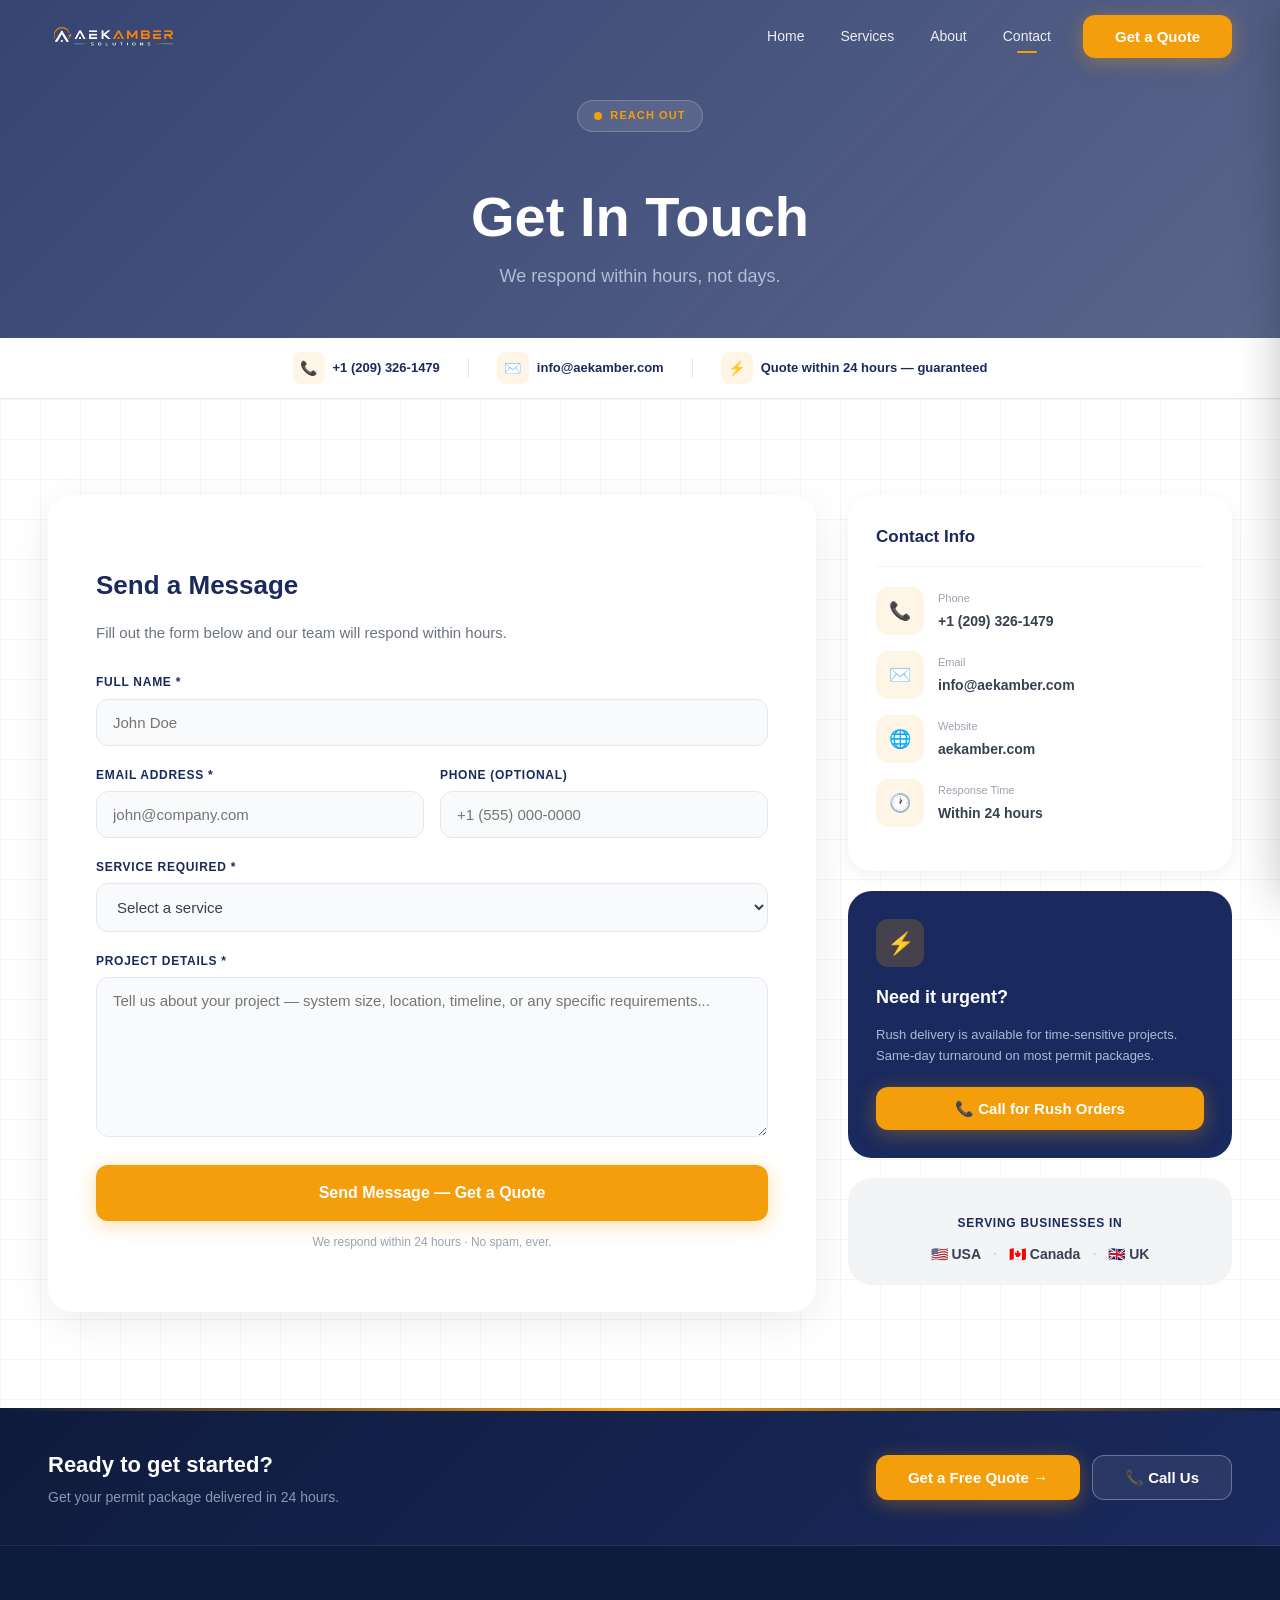
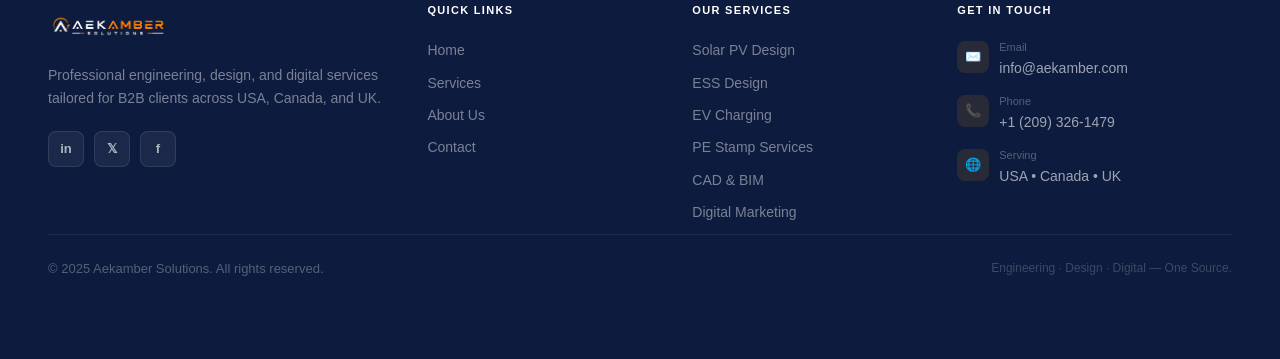
<file: contact.html>
<!DOCTYPE html>
<html lang="en">
<head>
  <meta charset="UTF-8">
  <meta name="viewport" content="width=device-width, initial-scale=1.0">
  <title>Contact — Aekamber Solutions</title>
  <meta name="description" content="Get in touch with Aekamber Solutions. We respond within 24 hours. Call +1 (209) 326-1479 or email info@aekamber.com.">
  <link rel="stylesheet" href="./styles.css">
  <link rel="icon" href="./favicon.svg" type="image/svg+xml">
  <meta property="og:image" content="./opengraph.jpg">
</head>
<body class="ak-wrap">

<!-- ═══════════════════════════ NAVBAR ═══════════════════════════ -->
<nav id="ak-navbar" class="ak-navbar">
  <div class="ak-container ak-navbar-inner">
    <a href="./index.html" class="ak-logo-link">
      <img src="./images/logo-white.png"  alt="Aekamber Solutions" class="ak-logo-img logo-light">
      <img src="./images/logo-inline.png" alt="Aekamber Solutions" class="ak-logo-img logo-dark">
    </a>
    <div class="ak-nav-links">
      <a href="./index.html"    class="ak-nav-link">Home</a>
      <a href="./services.html" class="ak-nav-link">Services</a>
      <a href="./about.html"    class="ak-nav-link">About</a>
      <a href="./contact.html"  class="ak-nav-link active">Contact</a>
      <a href="./contact.html"  class="ak-btn ak-btn-amber" style="margin-left:12px">Get a Quote</a>
    </div>
    <button class="ak-menu-btn" id="ak-menu-btn" aria-label="Open menu">
      <svg width="22" height="22" viewBox="0 0 24 24" fill="none" stroke="currentColor" stroke-width="2.5" stroke-linecap="round"><line x1="3" y1="6" x2="21" y2="6"/><line x1="3" y1="12" x2="21" y2="12"/><line x1="3" y1="18" x2="21" y2="18"/></svg>
    </button>
  </div>
</nav>
<div class="ak-overlay" id="ak-overlay"></div>
<div class="ak-mobile-menu" id="ak-mobile-menu">
  <div class="ak-mobile-menu-header">
    <img src="./images/logo-inline.png" alt="Aekamber Solutions" style="height:40px;width:auto">
    <button class="ak-mobile-close" id="ak-mobile-close">✕</button>
  </div>
  <div class="ak-mobile-nav">
    <a href="./index.html"    class="ak-mobile-link">Home</a>
    <a href="./services.html" class="ak-mobile-link">Services</a>
    <a href="./about.html"    class="ak-mobile-link">About</a>
    <a href="./contact.html"  class="ak-mobile-link">Contact</a>
  </div>
  <div class="ak-mobile-footer">
    <a href="./contact.html" class="ak-btn ak-btn-amber ak-btn-full">Get a Free Quote</a>
    <a href="tel:+12093261479" class="ak-mobile-phone">📞 +1 (209) 326-1479</a>
  </div>
</div>

<!-- ═══════════════════════════ PAGE BANNER ══════════════════════ -->
<div class="ak-page-banner" style="padding-bottom:48px">
  <div class="ak-container">
    <div class="ak-banner-badge"><span class="ak-badge-dot"></span> Reach Out</div>
    <h1>Get In Touch</h1>
    <p>We respond within hours, not days.</p>
  </div>
</div>

<!-- ═══════════════════════════ QUICK BAR ════════════════════════ -->
<div class="ak-quick-bar">
  <div class="ak-container">
    <div class="ak-quick-inner">
      <a href="tel:+12093261479" class="ak-quick-item">
        <div class="ak-quick-icon">📞</div>
        +1 (209) 326-1479
      </a>
      <div class="ak-quick-sep"></div>
      <a href="mailto:info@aekamber.com" class="ak-quick-item">
        <div class="ak-quick-icon">✉️</div>
        info@aekamber.com
      </a>
      <div class="ak-quick-sep"></div>
      <div class="ak-quick-item" style="cursor:default">
        <div class="ak-quick-icon">⚡</div>
        <span class="ak-quick-text">Quote within <strong>24 hours</strong> — guaranteed</span>
      </div>
    </div>
  </div>
</div>

<!-- ═══════════════════════════ CONTACT FORM + SIDEBAR ══════════ -->
<section class="ak-section ak-bg-gray ak-grid-bg">
  <div class="ak-container">
    <div class="ak-contact-wrap">

      <!-- FORM -->
      <div class="ak-fade">
        <div class="ak-form-card">
          <h2 class="ak-form-title">Send a Message</h2>
          <p class="ak-form-sub">Fill out the form below and our team will respond within hours.</p>

          <!-- SUCCESS STATE -->
          <div id="ak-form-success" class="ak-success-box">
            <div style="font-size:64px;margin-bottom:8px">✅</div>
            <h3>Message Sent!</h3>
            <p>Thank you for reaching out. We'll be in touch within 24 hours.</p>
            <button class="ak-btn ak-btn-amber ak-form-reset">Send Another Message</button>
          </div>

          <!-- FORM FIELDS -->
          <div id="ak-form-fields">
            <form id="ak-contact-form" novalidate>
              <div class="ak-field">
                <label class="ak-label" for="ak-name">Full Name *</label>
                <input id="ak-name" class="ak-input" type="text" placeholder="John Doe" required>
              </div>
              <div class="ak-form-row">
                <div class="ak-field">
                  <label class="ak-label" for="ak-email">Email Address *</label>
                  <input id="ak-email" class="ak-input" type="email" placeholder="john@company.com" required>
                </div>
                <div class="ak-field">
                  <label class="ak-label" for="ak-phone">Phone (Optional)</label>
                  <input id="ak-phone" class="ak-input" type="tel" placeholder="+1 (555) 000-0000">
                </div>
              </div>
              <div class="ak-field">
                <label class="ak-label" for="ak-service">Service Required *</label>
                <select id="ak-service" class="ak-select" required>
                  <option value="" disabled selected>Select a service</option>
                  <option value="pv">Solar PV Design &amp; Permitting</option>
                  <option value="ess">ESS Design &amp; Permitting</option>
                  <option value="ev">EV Charging Design &amp; Permitting</option>
                  <option value="pe">PE Stamp Services</option>
                  <option value="cad">CAD Design Services</option>
                  <option value="bim">BIM Services</option>
                  <option value="proposal">Solar Proposal Design</option>
                  <option value="consulting">Engineering Consulting</option>
                  <option value="web">Website Building</option>
                  <option value="marketing">Digital Marketing</option>
                  <option value="other">Other / Not Listed</option>
                </select>
              </div>
              <div class="ak-field">
                <label class="ak-label" for="ak-message">Project Details *</label>
                <textarea id="ak-message" class="ak-textarea" placeholder="Tell us about your project — system size, location, timeline, or any specific requirements..." required></textarea>
              </div>
              <button type="submit" class="ak-btn ak-btn-amber ak-btn-full" style="height:56px;font-size:16px">
                Send Message — Get a Quote
              </button>
              <p class="ak-form-note">We respond within 24 hours · No spam, ever.</p>
            </form>
          </div>
        </div>
      </div>

      <!-- SIDEBAR -->
      <div class="ak-sidebar ak-fade">
        <!-- Contact Info -->
        <div class="ak-info-card">
          <div class="ak-info-title">Contact Info</div>
          <a href="tel:+12093261479" class="ak-info-item">
            <div class="ak-info-icon">📞</div>
            <div><div class="ak-info-sub">Phone</div><div class="ak-info-val">+1 (209) 326-1479</div></div>
          </a>
          <a href="mailto:info@aekamber.com" class="ak-info-item">
            <div class="ak-info-icon">✉️</div>
            <div><div class="ak-info-sub">Email</div><div class="ak-info-val">info@aekamber.com</div></div>
          </a>
          <div class="ak-info-item">
            <div class="ak-info-icon">🌐</div>
            <div><div class="ak-info-sub">Website</div><div class="ak-info-val">aekamber.com</div></div>
          </div>
          <div class="ak-info-item">
            <div class="ak-info-icon">🕐</div>
            <div><div class="ak-info-sub">Response Time</div><div class="ak-info-val">Within 24 hours</div></div>
          </div>
        </div>

        <!-- Rush Card -->
        <div class="ak-rush-card">
          <div class="ak-rush-icon">⚡</div>
          <div class="ak-rush-title">Need it urgent?</div>
          <p class="ak-rush-desc">Rush delivery is available for time-sensitive projects. Same-day turnaround on most permit packages.</p>
          <a href="tel:+12093261479" class="ak-btn ak-btn-amber ak-btn-full">📞 Call for Rush Orders</a>
        </div>

        <!-- Countries -->
        <div class="ak-country-card">
          <h4>Serving businesses in</h4>
          <div class="ak-countries">
            <span>🇺🇸 USA</span>
            <span style="color:#d1d5db">·</span>
            <span>🇨🇦 Canada</span>
            <span style="color:#d1d5db">·</span>
            <span>🇬🇧 UK</span>
          </div>
        </div>
      </div>

    </div>
  </div>
</section>

<!-- ═══════════════════════════ FOOTER ═══════════════════════════ -->
<footer class="ak-footer">
  <div class="ak-footer-border"></div>
  <div class="ak-prefooter"><div class="ak-container"><div class="ak-prefooter-inner">
    <div><h3>Ready to get started?</h3><p>Get your permit package delivered in 24 hours.</p></div>
    <div class="ak-prefooter-btns">
      <a href="./contact.html" class="ak-btn ak-btn-amber">Get a Free Quote &rarr;</a>
      <a href="tel:+12093261479" class="ak-btn ak-btn-outline">📞 Call Us</a>
    </div>
  </div></div></div>
  <div class="ak-footer-main"><div class="ak-container">
    <div class="ak-footer-grid">
      <div>
        <img src="./images/logo-white.png" alt="Aekamber Solutions" class="ak-footer-logo">
        <p class="ak-footer-brand-text">Professional engineering, design, and digital services tailored for B2B clients across USA, Canada, and UK.</p>
        <div class="ak-social-row"><a href="#" class="ak-social-btn">in</a><a href="#" class="ak-social-btn">𝕏</a><a href="#" class="ak-social-btn">f</a></div>
      </div>
      <div class="ak-footer-col"><h4>Quick Links</h4><ul class="ak-footer-link-list"><li><a href="./index.html">Home</a></li><li><a href="./services.html">Services</a></li><li><a href="./about.html">About Us</a></li><li><a href="./contact.html">Contact</a></li></ul></div>
      <div class="ak-footer-col"><h4>Our Services</h4><ul class="ak-footer-link-list"><li><a href="./services.html">Solar PV Design</a></li><li><a href="./services.html">ESS Design</a></li><li><a href="./services.html">EV Charging</a></li><li><a href="./services.html">PE Stamp Services</a></li><li><a href="./services.html">CAD &amp; BIM</a></li><li><a href="./services.html">Digital Marketing</a></li></ul></div>
      <div class="ak-footer-col"><h4>Get in Touch</h4>
        <a href="mailto:info@aekamber.com" class="ak-fc-item"><div class="ak-fc-icon">✉️</div><div><div class="ak-fc-sub">Email</div><div class="ak-fc-val">info@aekamber.com</div></div></a>
        <a href="tel:+12093261479" class="ak-fc-item"><div class="ak-fc-icon">📞</div><div><div class="ak-fc-sub">Phone</div><div class="ak-fc-val">+1 (209) 326-1479</div></div></a>
        <div class="ak-fc-item"><div class="ak-fc-icon">🌐</div><div><div class="ak-fc-sub">Serving</div><div class="ak-fc-val">USA • Canada • UK</div></div></div>
      </div>
    </div>
    <div class="ak-footer-bottom">
      <p>&copy; 2025 Aekamber Solutions. All rights reserved.</p>
      <p style="color:rgba(255,255,255,0.2);font-size:12px">Engineering &middot; Design &middot; Digital &mdash; One Source.</p>
    </div>
  </div></div>
</footer>

<div class="ak-float" id="ak-float"><a href="tel:+12093261479" class="ak-float-btn"><span class="ak-float-phone">📞<span class="ak-float-dot"></span></span><span class="ak-hide-mob">+1 (209) 326-1479</span></a></div>
<script src="./script.js"></script>
</body>
</html>
</file>
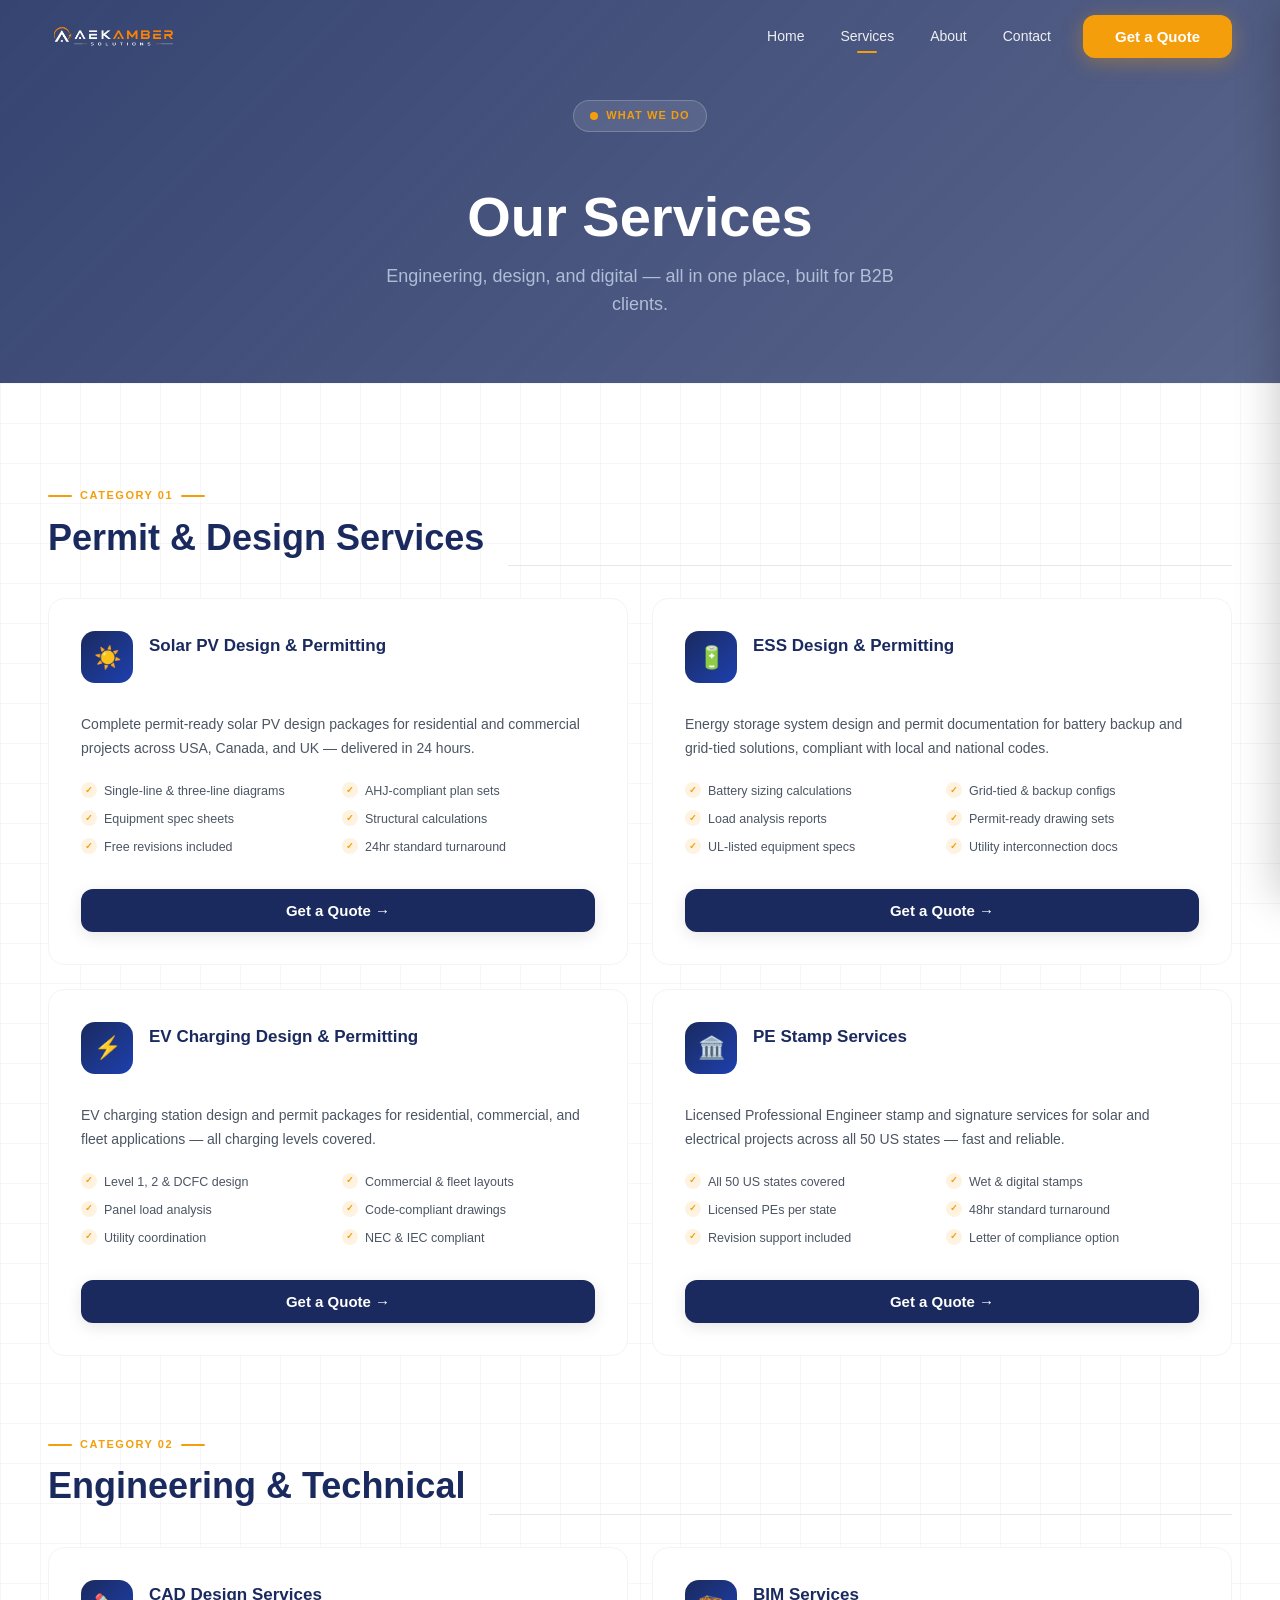
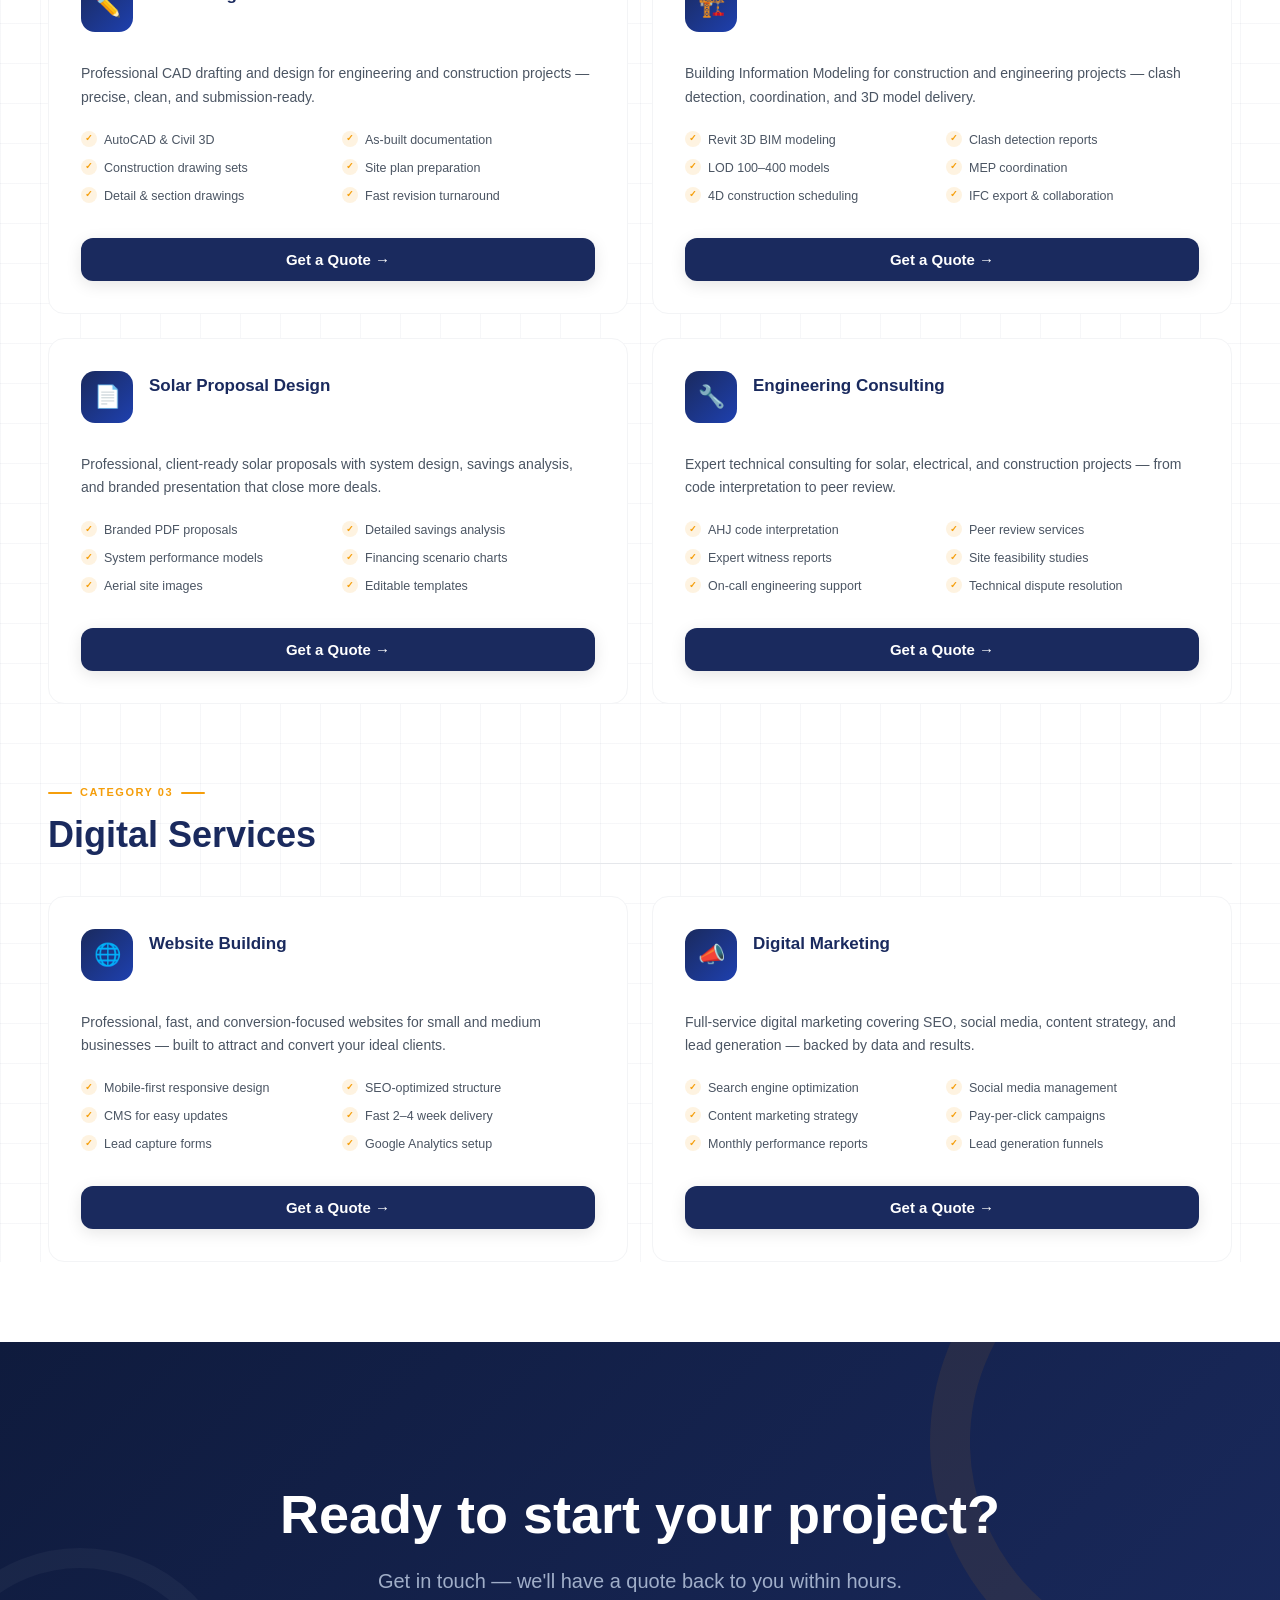
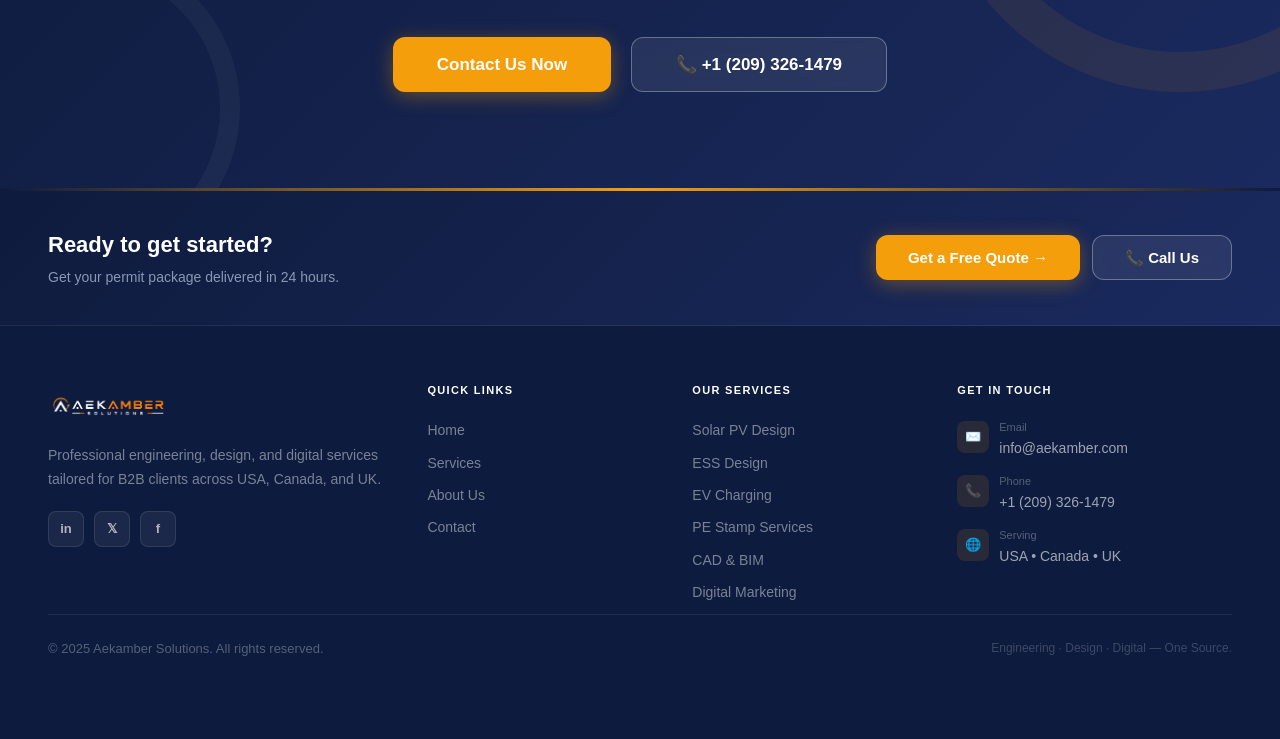
<file: services.html>
<!DOCTYPE html>
<html lang="en">
<head>
  <meta charset="UTF-8">
  <meta name="viewport" content="width=device-width, initial-scale=1.0">
  <title>Services — Aekamber Solutions</title>
  <meta name="description" content="Solar PV, ESS, EV Charging, PE Stamps, CAD, BIM, Engineering Consulting, and Digital Marketing services for B2B clients.">
  <link rel="stylesheet" href="./styles.css">
  <link rel="icon" href="./favicon.svg" type="image/svg+xml">
  <meta property="og:image" content="./opengraph.jpg">
</head>
<body class="ak-wrap">

<!-- ═══════════════════════════ NAVBAR ═══════════════════════════ -->
<nav id="ak-navbar" class="ak-navbar">
  <div class="ak-container ak-navbar-inner">
    <a href="./index.html" class="ak-logo-link">
      <img src="./images/logo-white.png"  alt="Aekamber Solutions" class="ak-logo-img logo-light">
      <img src="./images/logo-inline.png" alt="Aekamber Solutions" class="ak-logo-img logo-dark">
    </a>
    <div class="ak-nav-links">
      <a href="./index.html"    class="ak-nav-link">Home</a>
      <a href="./services.html" class="ak-nav-link active">Services</a>
      <a href="./about.html"    class="ak-nav-link">About</a>
      <a href="./contact.html"  class="ak-nav-link">Contact</a>
      <a href="./contact.html"  class="ak-btn ak-btn-amber" style="margin-left:12px">Get a Quote</a>
    </div>
    <button class="ak-menu-btn" id="ak-menu-btn" aria-label="Open menu">
      <svg width="22" height="22" viewBox="0 0 24 24" fill="none" stroke="currentColor" stroke-width="2.5" stroke-linecap="round"><line x1="3" y1="6" x2="21" y2="6"/><line x1="3" y1="12" x2="21" y2="12"/><line x1="3" y1="18" x2="21" y2="18"/></svg>
    </button>
  </div>
</nav>
<div class="ak-overlay" id="ak-overlay"></div>
<div class="ak-mobile-menu" id="ak-mobile-menu">
  <div class="ak-mobile-menu-header">
    <img src="./images/logo-inline.png" alt="Aekamber Solutions" style="height:40px;width:auto">
    <button class="ak-mobile-close" id="ak-mobile-close">✕</button>
  </div>
  <div class="ak-mobile-nav">
    <a href="./index.html"    class="ak-mobile-link">Home</a>
    <a href="./services.html" class="ak-mobile-link">Services</a>
    <a href="./about.html"    class="ak-mobile-link">About</a>
    <a href="./contact.html"  class="ak-mobile-link">Contact</a>
  </div>
  <div class="ak-mobile-footer">
    <a href="./contact.html" class="ak-btn ak-btn-amber ak-btn-full">Get a Free Quote</a>
    <a href="tel:+12093261479" class="ak-mobile-phone">📞 +1 (209) 326-1479</a>
  </div>
</div>

<!-- ═══════════════════════════ PAGE BANNER ══════════════════════ -->
<div class="ak-page-banner">
  <div class="ak-container">
    <div class="ak-banner-badge"><span class="ak-badge-dot"></span> What We Do</div>
    <h1>Our Services</h1>
    <p>Engineering, design, and digital — all in one place, built for B2B clients.</p>
  </div>
</div>

<!-- ═══════════════════════════ SERVICE SECTIONS ═════════════════ -->
<div class="ak-section ak-grid-bg" style="padding-bottom:0">
  <div class="ak-container">

    <!-- CATEGORY 01 -->
    <div style="margin-bottom:72px">
      <div class="ak-cat-header ak-fade">
        <div class="ak-cat-inner">
          <div class="ak-cat-title-group">
            <div class="ak-eyebrow ak-cat-eyebrow">CATEGORY 01</div>
            <h2>Permit &amp; Design Services</h2>
          </div>
          <div class="ak-cat-line"></div>
        </div>
      </div>
      <div class="ak-grid-2">
        <div class="ak-service-card ak-fade">
          <div class="ak-svc-header"><div class="ak-svc-icon">☀️</div><div class="ak-svc-title">Solar PV Design &amp; Permitting</div></div>
          <p class="ak-svc-desc">Complete permit-ready solar PV design packages for residential and commercial projects across USA, Canada, and UK — delivered in 24 hours.</p>
          <ul class="ak-feature-list"><li>Single-line &amp; three-line diagrams</li><li>AHJ-compliant plan sets</li><li>Equipment spec sheets</li><li>Structural calculations</li><li>Free revisions included</li><li>24hr standard turnaround</li></ul>
          <a href="./contact.html" class="ak-btn ak-btn-primary ak-btn-full" style="margin-top:8px">Get a Quote &rarr;</a>
        </div>
        <div class="ak-service-card ak-fade">
          <div class="ak-svc-header"><div class="ak-svc-icon">🔋</div><div class="ak-svc-title">ESS Design &amp; Permitting</div></div>
          <p class="ak-svc-desc">Energy storage system design and permit documentation for battery backup and grid-tied solutions, compliant with local and national codes.</p>
          <ul class="ak-feature-list"><li>Battery sizing calculations</li><li>Grid-tied &amp; backup configs</li><li>Load analysis reports</li><li>Permit-ready drawing sets</li><li>UL-listed equipment specs</li><li>Utility interconnection docs</li></ul>
          <a href="./contact.html" class="ak-btn ak-btn-primary ak-btn-full" style="margin-top:8px">Get a Quote &rarr;</a>
        </div>
        <div class="ak-service-card ak-fade">
          <div class="ak-svc-header"><div class="ak-svc-icon">⚡</div><div class="ak-svc-title">EV Charging Design &amp; Permitting</div></div>
          <p class="ak-svc-desc">EV charging station design and permit packages for residential, commercial, and fleet applications — all charging levels covered.</p>
          <ul class="ak-feature-list"><li>Level 1, 2 &amp; DCFC design</li><li>Commercial &amp; fleet layouts</li><li>Panel load analysis</li><li>Code-compliant drawings</li><li>Utility coordination</li><li>NEC &amp; IEC compliant</li></ul>
          <a href="./contact.html" class="ak-btn ak-btn-primary ak-btn-full" style="margin-top:8px">Get a Quote &rarr;</a>
        </div>
        <div class="ak-service-card ak-fade">
          <div class="ak-svc-header"><div class="ak-svc-icon">🏛️</div><div class="ak-svc-title">PE Stamp Services</div></div>
          <p class="ak-svc-desc">Licensed Professional Engineer stamp and signature services for solar and electrical projects across all 50 US states — fast and reliable.</p>
          <ul class="ak-feature-list"><li>All 50 US states covered</li><li>Wet &amp; digital stamps</li><li>Licensed PEs per state</li><li>48hr standard turnaround</li><li>Revision support included</li><li>Letter of compliance option</li></ul>
          <a href="./contact.html" class="ak-btn ak-btn-primary ak-btn-full" style="margin-top:8px">Get a Quote &rarr;</a>
        </div>
      </div>
    </div>

    <!-- CATEGORY 02 -->
    <div style="margin-bottom:72px">
      <div class="ak-cat-header ak-fade">
        <div class="ak-cat-inner">
          <div class="ak-cat-title-group">
            <div class="ak-eyebrow ak-cat-eyebrow">CATEGORY 02</div>
            <h2>Engineering &amp; Technical</h2>
          </div>
          <div class="ak-cat-line"></div>
        </div>
      </div>
      <div class="ak-grid-2">
        <div class="ak-service-card ak-fade">
          <div class="ak-svc-header"><div class="ak-svc-icon">✏️</div><div class="ak-svc-title">CAD Design Services</div></div>
          <p class="ak-svc-desc">Professional CAD drafting and design for engineering and construction projects — precise, clean, and submission-ready.</p>
          <ul class="ak-feature-list"><li>AutoCAD &amp; Civil 3D</li><li>As-built documentation</li><li>Construction drawing sets</li><li>Site plan preparation</li><li>Detail &amp; section drawings</li><li>Fast revision turnaround</li></ul>
          <a href="./contact.html" class="ak-btn ak-btn-primary ak-btn-full" style="margin-top:8px">Get a Quote &rarr;</a>
        </div>
        <div class="ak-service-card ak-fade">
          <div class="ak-svc-header"><div class="ak-svc-icon">🏗️</div><div class="ak-svc-title">BIM Services</div></div>
          <p class="ak-svc-desc">Building Information Modeling for construction and engineering projects — clash detection, coordination, and 3D model delivery.</p>
          <ul class="ak-feature-list"><li>Revit 3D BIM modeling</li><li>Clash detection reports</li><li>LOD 100–400 models</li><li>MEP coordination</li><li>4D construction scheduling</li><li>IFC export &amp; collaboration</li></ul>
          <a href="./contact.html" class="ak-btn ak-btn-primary ak-btn-full" style="margin-top:8px">Get a Quote &rarr;</a>
        </div>
        <div class="ak-service-card ak-fade">
          <div class="ak-svc-header"><div class="ak-svc-icon">📄</div><div class="ak-svc-title">Solar Proposal Design</div></div>
          <p class="ak-svc-desc">Professional, client-ready solar proposals with system design, savings analysis, and branded presentation that close more deals.</p>
          <ul class="ak-feature-list"><li>Branded PDF proposals</li><li>Detailed savings analysis</li><li>System performance models</li><li>Financing scenario charts</li><li>Aerial site images</li><li>Editable templates</li></ul>
          <a href="./contact.html" class="ak-btn ak-btn-primary ak-btn-full" style="margin-top:8px">Get a Quote &rarr;</a>
        </div>
        <div class="ak-service-card ak-fade">
          <div class="ak-svc-header"><div class="ak-svc-icon">🔧</div><div class="ak-svc-title">Engineering Consulting</div></div>
          <p class="ak-svc-desc">Expert technical consulting for solar, electrical, and construction projects — from code interpretation to peer review.</p>
          <ul class="ak-feature-list"><li>AHJ code interpretation</li><li>Peer review services</li><li>Expert witness reports</li><li>Site feasibility studies</li><li>On-call engineering support</li><li>Technical dispute resolution</li></ul>
          <a href="./contact.html" class="ak-btn ak-btn-primary ak-btn-full" style="margin-top:8px">Get a Quote &rarr;</a>
        </div>
      </div>
    </div>

    <!-- CATEGORY 03 -->
    <div style="margin-bottom:80px">
      <div class="ak-cat-header ak-fade">
        <div class="ak-cat-inner">
          <div class="ak-cat-title-group">
            <div class="ak-eyebrow ak-cat-eyebrow">CATEGORY 03</div>
            <h2>Digital Services</h2>
          </div>
          <div class="ak-cat-line"></div>
        </div>
      </div>
      <div class="ak-grid-2">
        <div class="ak-service-card ak-fade">
          <div class="ak-svc-header"><div class="ak-svc-icon">🌐</div><div class="ak-svc-title">Website Building</div></div>
          <p class="ak-svc-desc">Professional, fast, and conversion-focused websites for small and medium businesses — built to attract and convert your ideal clients.</p>
          <ul class="ak-feature-list"><li>Mobile-first responsive design</li><li>SEO-optimized structure</li><li>CMS for easy updates</li><li>Fast 2–4 week delivery</li><li>Lead capture forms</li><li>Google Analytics setup</li></ul>
          <a href="./contact.html" class="ak-btn ak-btn-primary ak-btn-full" style="margin-top:8px">Get a Quote &rarr;</a>
        </div>
        <div class="ak-service-card ak-fade">
          <div class="ak-svc-header"><div class="ak-svc-icon">📣</div><div class="ak-svc-title">Digital Marketing</div></div>
          <p class="ak-svc-desc">Full-service digital marketing covering SEO, social media, content strategy, and lead generation — backed by data and results.</p>
          <ul class="ak-feature-list"><li>Search engine optimization</li><li>Social media management</li><li>Content marketing strategy</li><li>Pay-per-click campaigns</li><li>Monthly performance reports</li><li>Lead generation funnels</li></ul>
          <a href="./contact.html" class="ak-btn ak-btn-primary ak-btn-full" style="margin-top:8px">Get a Quote &rarr;</a>
        </div>
      </div>
    </div>

  </div>
</div>

<!-- ═══════════════════════════ CTA BANNER ═══════════════════════ -->
<section class="ak-cta-banner">
  <div class="ak-container"><div class="ak-cta-inner ak-fade">
    <h2>Ready to start your project?</h2>
    <p>Get in touch — we'll have a quote back to you within hours.</p>
    <div class="ak-cta-btns">
      <a href="./contact.html" class="ak-btn ak-btn-amber ak-btn-lg">Contact Us Now</a>
      <a href="tel:+12093261479" class="ak-btn ak-btn-outline ak-btn-lg">📞 +1 (209) 326-1479</a>
    </div>
  </div></div>
</section>

<!-- ═══════════════════════════ FOOTER ═══════════════════════════ -->
<footer class="ak-footer">
  <div class="ak-footer-border"></div>
  <div class="ak-prefooter"><div class="ak-container"><div class="ak-prefooter-inner">
    <div><h3>Ready to get started?</h3><p>Get your permit package delivered in 24 hours.</p></div>
    <div class="ak-prefooter-btns">
      <a href="./contact.html" class="ak-btn ak-btn-amber">Get a Free Quote &rarr;</a>
      <a href="tel:+12093261479" class="ak-btn ak-btn-outline">📞 Call Us</a>
    </div>
  </div></div></div>
  <div class="ak-footer-main"><div class="ak-container">
    <div class="ak-footer-grid">
      <div>
        <img src="./images/logo-white.png" alt="Aekamber Solutions" class="ak-footer-logo">
        <p class="ak-footer-brand-text">Professional engineering, design, and digital services tailored for B2B clients across USA, Canada, and UK.</p>
        <div class="ak-social-row"><a href="#" class="ak-social-btn">in</a><a href="#" class="ak-social-btn">𝕏</a><a href="#" class="ak-social-btn">f</a></div>
      </div>
      <div class="ak-footer-col"><h4>Quick Links</h4><ul class="ak-footer-link-list"><li><a href="./index.html">Home</a></li><li><a href="./services.html">Services</a></li><li><a href="./about.html">About Us</a></li><li><a href="./contact.html">Contact</a></li></ul></div>
      <div class="ak-footer-col"><h4>Our Services</h4><ul class="ak-footer-link-list"><li><a href="./services.html">Solar PV Design</a></li><li><a href="./services.html">ESS Design</a></li><li><a href="./services.html">EV Charging</a></li><li><a href="./services.html">PE Stamp Services</a></li><li><a href="./services.html">CAD &amp; BIM</a></li><li><a href="./services.html">Digital Marketing</a></li></ul></div>
      <div class="ak-footer-col"><h4>Get in Touch</h4>
        <a href="mailto:info@aekamber.com" class="ak-fc-item"><div class="ak-fc-icon">✉️</div><div><div class="ak-fc-sub">Email</div><div class="ak-fc-val">info@aekamber.com</div></div></a>
        <a href="tel:+12093261479" class="ak-fc-item"><div class="ak-fc-icon">📞</div><div><div class="ak-fc-sub">Phone</div><div class="ak-fc-val">+1 (209) 326-1479</div></div></a>
        <div class="ak-fc-item"><div class="ak-fc-icon">🌐</div><div><div class="ak-fc-sub">Serving</div><div class="ak-fc-val">USA • Canada • UK</div></div></div>
      </div>
    </div>
    <div class="ak-footer-bottom">
      <p>&copy; 2025 Aekamber Solutions. All rights reserved.</p>
      <p style="color:rgba(255,255,255,0.2);font-size:12px">Engineering &middot; Design &middot; Digital &mdash; One Source.</p>
    </div>
  </div></div>
</footer>

<div class="ak-float" id="ak-float"><a href="tel:+12093261479" class="ak-float-btn"><span class="ak-float-phone">📞<span class="ak-float-dot"></span></span><span class="ak-hide-mob">+1 (209) 326-1479</span></a></div>
<script src="./script.js"></script>
</body>
</html>
</file>
<file: styles.css>
html,
body {
    margin: 0 !important;
    padding: 0 !important;
    width: 100%;
    overflow-x: hidden;
    background: #fff;
}

body.ak-wrap {
    margin: 0 !important;
    padding: 0 !important;
}

.ak-wrap {
    margin: 0 !important;
    padding: 0 !important;
}

/* ================================================================
   AEKAMBER SOLUTIONS — ODOO STATIC THEME
   Brand: Navy #1a2a5e | Amber #f59e0b | Font: Poppins
   All classes prefixed with .ak- to avoid Odoo conflicts
   ================================================================ */

@import url('https://fonts.googleapis.com/css2?family=Poppins:ital,wght@0,300;0,400;0,500;0,600;0,700;0,800;0,900;1,400&display=swap');

/* ── CSS VARIABLES ─────────────────────────────────────────────── */
:root {
  --ak-primary:      #1a2a5e;
  --ak-primary-dark: #0f1b3d;
  --ak-accent:       #f59e0b;
  --ak-accent-dark:  #d97706;
  --ak-white:        #ffffff;
  --ak-gray-50:      #f9fafb;
  --ak-gray-100:     #f3f4f6;
  --ak-gray-200:     #e5e7eb;
  --ak-gray-300:     #d1d5db;
  --ak-gray-400:     #9ca3af;
  --ak-gray-500:     #6b7280;
  --ak-gray-600:     #4b5563;
  --ak-gray-700:     #374151;
  --ak-gray-900:     #111827;
  --ak-shadow-sm:    0 1px 3px rgba(0,0,0,0.08);
  --ak-shadow-md:    0 4px 16px rgba(0,0,0,0.10);
  --ak-shadow-lg:    0 10px 40px rgba(0,0,0,0.12);
  --ak-shadow-xl:    0 24px 60px rgba(0,0,0,0.16);
  --ak-radius:       16px;
  --ak-radius-sm:    10px;
  --ak-radius-xl:    24px;
  --ak-ease:         cubic-bezier(0.4, 0, 0.2, 1);
  --ak-transition:   all 0.3s cubic-bezier(0.4, 0, 0.2, 1);
  --ak-max-w:        1280px;
}

/* ── RESET ──────────────────────────────────────────────────────── */
.ak-wrap *, .ak-wrap *::before, .ak-wrap *::after { box-sizing: border-box; }
.ak-navbar *, .ak-navbar *::before, .ak-navbar *::after { box-sizing: border-box; }
.ak-footer *, .ak-footer *::before, .ak-footer *::after { box-sizing: border-box; }
html { scroll-behavior: smooth; }

/* ── TYPOGRAPHY ─────────────────────────────────────────────────── */
.ak-wrap, .ak-navbar, .ak-footer, .ak-mobile-menu {
  font-family: 'Poppins', sans-serif;
  -webkit-font-smoothing: antialiased;
  color: var(--ak-gray-700);
  line-height: 1.6;
}

/* ── LAYOUT UTILS ────────────────────────────────────────────────  */
.ak-container {
  max-width: var(--ak-max-w);
  margin: 0 auto;
  padding: 0 24px;
}
@media (min-width: 1024px) { .ak-container { padding: 0 48px; } }

.ak-section { padding: 80px 0; }
@media (min-width: 768px) { .ak-section { padding: 96px 0; } }

.ak-bg-white   { background: #fff; }
.ak-bg-gray    { background: var(--ak-gray-50); }
.ak-bg-dark    { background: var(--ak-primary-dark); }

.ak-text-center { text-align: center; }

.ak-grid-2 { display: grid; grid-template-columns: 1fr; gap: 24px; }
@media (min-width: 768px) { .ak-grid-2 { grid-template-columns: 1fr 1fr; } }

.ak-grid-3 { display: grid; grid-template-columns: 1fr; gap: 24px; }
@media (min-width: 640px)  { .ak-grid-3 { grid-template-columns: 1fr 1fr; } }
@media (min-width: 1024px) { .ak-grid-3 { grid-template-columns: 1fr 1fr 1fr; } }

.ak-grid-4 { display: grid; grid-template-columns: 1fr; gap: 24px; }
@media (min-width: 640px)  { .ak-grid-4 { grid-template-columns: 1fr 1fr; } }
@media (min-width: 1024px) { .ak-grid-4 { grid-template-columns: repeat(4, 1fr); } }

/* ── SECTION HEADER ──────────────────────────────────────────────  */
.ak-section-header { text-align: center; margin-bottom: 56px; }
.ak-section-header h2 {
  font-size: clamp(26px, 4vw, 48px);
  font-weight: 800;
  color: var(--ak-gray-900);
  margin: 8px 0 12px;
  line-height: 1.15;
}
.ak-section-header p {
  color: var(--ak-gray-500);
  font-size: 17px;
  max-width: 560px;
  margin: 0 auto;
}

/* ── EYEBROW ─────────────────────────────────────────────────────  */
.ak-eyebrow {
  display: inline-flex;
  align-items: center;
  gap: 8px;
  font-size: 11px;
  font-weight: 700;
  letter-spacing: 0.14em;
  color: var(--ak-accent);
  text-transform: uppercase;
}
.ak-eyebrow::before, .ak-eyebrow::after {
  content: '';
  display: block;
  height: 2px;
  width: 24px;
  background: var(--ak-accent);
  border-radius: 2px;
}

/* ── GRADIENT TEXT ───────────────────────────────────────────────  */
.ak-gradient-text {
  background: linear-gradient(135deg, var(--ak-accent) 0%, #fbbf24 60%, #f97316 100%);
  -webkit-background-clip: text;
  -webkit-text-fill-color: transparent;
  background-clip: text;
}

/* ── BUTTONS ─────────────────────────────────────────────────────  */
.ak-btn {
  display: inline-flex;
  align-items: center;
  justify-content: center;
  gap: 8px;
  padding: 14px 32px;
  border-radius: 12px;
  font-family: 'Poppins', sans-serif;
  font-size: 15px;
  font-weight: 600;
  text-decoration: none;
  cursor: pointer;
  border: none;
  transition: var(--ak-transition);
  white-space: nowrap;
  line-height: 1;
}
.ak-btn-lg { padding: 18px 44px; font-size: 17px; }

.ak-btn-amber {
  background: var(--ak-accent);
  color: white;
  box-shadow: 0 4px 20px rgba(245,158,11,0.35);
}
.ak-btn-amber:hover {
  background: var(--ak-accent-dark);
  transform: translateY(-2px);
  box-shadow: 0 8px 30px rgba(245,158,11,0.45);
  color: white;
  text-decoration: none;
}
.ak-btn-outline {
  background: rgba(255,255,255,0.08);
  color: white;
  border: 1.5px solid rgba(255,255,255,0.3);
  backdrop-filter: blur(8px);
}
.ak-btn-outline:hover {
  background: rgba(255,255,255,0.18);
  color: white;
  text-decoration: none;
}
.ak-btn-primary {
  background: var(--ak-primary);
  color: white;
  box-shadow: var(--ak-shadow-md);
}
.ak-btn-primary:hover {
  background: var(--ak-primary-dark);
  transform: translateY(-2px);
  box-shadow: var(--ak-shadow-lg);
  color: white;
  text-decoration: none;
}
.ak-btn-ghost {
  background: transparent;
  border: 1.5px solid rgba(26,42,94,0.2);
  color: var(--ak-primary);
}
.ak-btn-ghost:hover {
  background: var(--ak-primary);
  color: white;
  text-decoration: none;
}
.ak-btn-full { width: 100%; justify-content: center; }

/* ── NAVBAR ──────────────────────────────────────────────────────  */
.ak-navbar {
  position: fixed;
  top: 0; left: 0; right: 0;
  z-index: 1000;
  transition: var(--ak-transition);
}
.ak-navbar.scrolled {
  background: rgba(255,255,255,0.97);
  backdrop-filter: blur(12px);
  box-shadow: 0 1px 24px rgba(0,0,0,0.08);
  border-bottom: 1px solid var(--ak-gray-100);
}
.ak-navbar-inner {
  display: flex;
  align-items: center;
  justify-content: space-between;
  height: 72px;
}
.ak-logo-link { display: flex; align-items: center; }
.ak-logo-img { height: 52px; width: auto; transition: var(--ak-transition); }
.ak-logo-img.logo-dark  { display: none; }
.ak-logo-img.logo-light { display: block; }
.ak-navbar.scrolled .ak-logo-img.logo-light { display: none; }
.ak-navbar.scrolled .ak-logo-img.logo-dark  { display: block; }
.ak-nav-links {
  display: none;
  align-items: center;
  gap: 4px;
}
@media (min-width: 768px) { .ak-nav-links { display: flex; } }
.ak-nav-link {
  padding: 8px 16px;
  font-size: 14px;
  font-weight: 500;
  text-decoration: none;
  border-radius: 10px;
  color: rgba(255,255,255,0.9);
  transition: var(--ak-transition);
  position: relative;
}
.ak-navbar.scrolled .ak-nav-link { color: var(--ak-gray-600); }
.ak-nav-link:hover { color: white; background: rgba(255,255,255,0.12); text-decoration: none; }
.ak-navbar.scrolled .ak-nav-link:hover { color: var(--ak-primary); background: var(--ak-gray-50); }
.ak-nav-link.active::after {
  content: '';
  display: block;
  position: absolute;
  bottom: 2px; left: 50%;
  transform: translateX(-50%);
  width: 20px; height: 2px;
  background: var(--ak-accent);
  border-radius: 2px;
}
.ak-menu-btn {
  display: flex;
  align-items: center; justify-content: center;
  width: 42px; height: 42px;
  border: none;
  background: rgba(255,255,255,0.12);
  color: white;
  border-radius: 10px;
  cursor: pointer;
  transition: var(--ak-transition);
}
.ak-navbar.scrolled .ak-menu-btn { background: var(--ak-gray-100); color: var(--ak-gray-700); }
@media (min-width: 768px) { .ak-menu-btn { display: none; } }

/* ── MOBILE MENU ─────────────────────────────────────────────────  */
.ak-overlay {
  display: none;
  position: fixed; inset: 0;
  background: rgba(0,0,0,0.5);
  z-index: 998;
  backdrop-filter: blur(2px);
}
.ak-overlay.open { display: block; }
.ak-mobile-menu {
  display: flex;
  flex-direction: column;
  position: fixed;
  top: 0; right: 0;
  width: 280px;
  height: 100dvh;
  background: white;
  box-shadow: -4px 0 40px rgba(0,0,0,0.2);
  z-index: 999;
  padding: 20px;
  transform: translateX(100%);
  transition: transform 0.3s var(--ak-ease);
  overflow-y: auto;
}
.ak-mobile-menu.open { transform: translateX(0); }
.ak-mobile-menu-header {
  display: flex;
  align-items: center;
  justify-content: space-between;
  padding-bottom: 16px;
  border-bottom: 1px solid var(--ak-gray-100);
  margin-bottom: 16px;
}
.ak-mobile-close {
  width: 36px; height: 36px;
  background: var(--ak-gray-100);
  border: none; border-radius: 8px;
  cursor: pointer; font-size: 16px;
  color: var(--ak-gray-600);
  display: flex; align-items: center; justify-content: center;
}
.ak-mobile-nav { flex: 1; padding: 4px 0; }
.ak-mobile-link {
  display: flex;
  align-items: center;
  justify-content: space-between;
  padding: 14px 16px;
  color: var(--ak-gray-700);
  text-decoration: none;
  font-weight: 500;
  font-size: 15px;
  border-radius: 12px;
  transition: var(--ak-transition);
  margin-bottom: 4px;
}
.ak-mobile-link:hover { background: var(--ak-gray-50); color: var(--ak-primary); text-decoration: none; }
.ak-mobile-link::after { content: '›'; font-size: 20px; color: var(--ak-gray-400); }
.ak-mobile-footer {
  padding-top: 16px;
  border-top: 1px solid var(--ak-gray-100);
}
.ak-mobile-phone {
  display: flex; align-items: center; justify-content: center;
  gap: 6px; margin-top: 12px;
  font-size: 13px; color: var(--ak-gray-500);
  text-decoration: none;
}
.ak-mobile-phone:hover { color: var(--ak-primary); text-decoration: none; }

/* ── HERO ────────────────────────────────────────────────────────  */
.ak-hero {
  min-height: 100dvh;
  display: flex; align-items: center;
  position: relative; overflow: hidden;
  padding: 96px 0 80px;
}
.ak-carousel-slide {
  position: absolute; inset: 0;
  background-size: cover; background-position: center;
  opacity: 0; transition: opacity 1s ease;
}
.ak-carousel-slide.active { opacity: 1; }
.ak-hero-overlay {
  position: absolute; inset: 0;
  background: rgba(26,42,94,0.80);
  pointer-events: none;
}
.ak-hero-gradient {
  position: absolute; inset: 0;
  background: linear-gradient(135deg, rgba(15,27,61,0.6) 0%, transparent 50%, rgba(30,58,138,0.4) 100%);
  pointer-events: none;
}
.ak-hero-content {
  position: relative; z-index: 10;
  max-width: 900px;
}
.ak-hero-badge {
  display: inline-flex; align-items: center; gap: 10px;
  background: rgba(255,255,255,0.1);
  backdrop-filter: blur(8px);
  border: 1px solid rgba(255,255,255,0.2);
  border-radius: 100px;
  padding: 8px 18px;
  color: rgba(255,255,255,0.8);
  font-size: 13px; font-weight: 500;
  margin-bottom: 28px;
}
.ak-badge-dot {
  width: 8px; height: 8px;
  background: var(--ak-accent);
  border-radius: 50%;
  animation: ak-pulse 2s infinite;
}
@keyframes ak-pulse {
  0%, 100% { opacity: 1; transform: scale(1); }
  50%       { opacity: 0.6; transform: scale(1.25); }
}
.ak-hero h1 {
  font-size: clamp(40px, 7vw, 80px);
  font-weight: 800; line-height: 1.05;
  margin: 0 0 20px; color: white;
}
.ak-hero-sub {
  font-size: clamp(16px, 2.5vw, 22px);
  color: rgba(219,234,254,0.8);
  margin-bottom: 36px; max-width: 600px; line-height: 1.65;
}
.ak-hero-btns {
  display: flex; flex-wrap: wrap; gap: 16px;
  margin-bottom: 52px;
}
.ak-hero-stats {
  display: grid; grid-template-columns: repeat(2, 1fr); gap: 20px;
  border-top: 1px solid rgba(255,255,255,0.12);
  padding-top: 28px; max-width: 640px;
}
@media (min-width: 640px) { .ak-hero-stats { grid-template-columns: repeat(4, 1fr); } }
.ak-hero-stat-val {
  font-size: clamp(22px, 3vw, 30px);
  font-weight: 800; color: var(--ak-accent);
}
.ak-hero-stat-lbl {
  font-size: 12px; color: rgba(255,255,255,0.55);
  font-weight: 500; margin-top: 4px;
}
.ak-hero-dots {
  position: absolute;
  bottom: 32px; left: 50%;
  transform: translateX(-50%);
  display: flex; gap: 8px; z-index: 20;
}
.ak-dot {
  width: 8px; height: 8px;
  background: rgba(255,255,255,0.4);
  border-radius: 100px;
  cursor: pointer; border: none; padding: 0;
  transition: var(--ak-transition);
}
.ak-dot.active { background: var(--ak-accent); width: 24px; }

/* ── TRUST STRIP ─────────────────────────────────────────────────  */
.ak-trust-strip {
  background: var(--ak-gray-50);
  border-top: 1px solid var(--ak-gray-200);
  border-bottom: 1px solid var(--ak-gray-200);
  padding: 20px 0; overflow: hidden; position: relative;
}
.ak-trust-track {
  display: flex; width: max-content;
  animation: ak-marquee 35s linear infinite;
}
.ak-trust-track:hover { animation-play-state: paused; }
@keyframes ak-marquee {
  0%   { transform: translateX(0); }
  100% { transform: translateX(-33.333%); }
}
.ak-trust-item {
  display: inline-flex; align-items: center; gap: 12px;
  white-space: nowrap; padding: 0 24px;
  font-size: 12px; font-weight: 700;
  text-transform: uppercase; letter-spacing: 0.1em;
  color: var(--ak-gray-500);
}
.ak-trust-item::after {
  content: ''; width: 6px; height: 6px;
  background: var(--ak-accent);
  border-radius: 50%; opacity: 0.5;
}
.ak-trust-fade {
  position: absolute; top: 0; bottom: 0; width: 64px;
  pointer-events: none; z-index: 10;
}
.ak-trust-fade-l { left: 0; background: linear-gradient(to right, var(--ak-gray-50), transparent); }
.ak-trust-fade-r { right: 0; background: linear-gradient(to left, var(--ak-gray-50), transparent); }

/* ── TABS ────────────────────────────────────────────────────────  */
.ak-tab-list {
  display: flex;
  background: var(--ak-gray-100);
  padding: 6px; border-radius: 16px;
  max-width: 500px; margin: 0 auto 48px;
  gap: 4px;
}
.ak-tab-btn {
  flex: 1; padding: 12px 10px;
  border: none; background: transparent;
  border-radius: 12px;
  font-family: 'Poppins', sans-serif;
  font-size: 13px; font-weight: 600;
  color: var(--ak-gray-600);
  cursor: pointer; transition: var(--ak-transition);
}
.ak-tab-btn.active {
  background: white; color: var(--ak-primary);
  box-shadow: 0 2px 8px rgba(0,0,0,0.08);
}
.ak-tab-panel { display: none; }
.ak-tab-panel.active { display: grid; grid-template-columns: 1fr; gap: 24px; }
@media (min-width: 768px) { .ak-tab-panel.active { grid-template-columns: 1fr 1fr; } }

/* ── SERVICE CARD ────────────────────────────────────────────────  */
.ak-service-card {
  background: white; border-radius: var(--ak-radius);
  border: 1px solid var(--ak-gray-100); padding: 32px;
  transition: var(--ak-transition);
  display: flex; flex-direction: column;
}
.ak-service-card:hover {
  transform: translateY(-5px);
  box-shadow: 0 24px 48px rgba(26,42,94,0.1), 0 0 0 1px rgba(245,158,11,0.2);
  border-color: rgba(245,158,11,0.25);
}
.ak-svc-header { display: flex; align-items: flex-start; gap: 16px; margin-bottom: 16px; }
.ak-svc-icon {
  width: 52px; height: 52px;
  background: linear-gradient(135deg, var(--ak-primary), #1e40af);
  border-radius: 14px;
  display: flex; align-items: center; justify-content: center;
  font-size: 22px; flex-shrink: 0;
  transition: var(--ak-transition);
}
.ak-service-card:hover .ak-svc-icon {
  background: linear-gradient(135deg, var(--ak-accent), #f97316);
}
.ak-svc-title {
  font-size: 17px; font-weight: 700; color: var(--ak-primary);
  line-height: 1.3; margin-top: 4px;
  transition: var(--ak-transition);
}
.ak-service-card:hover .ak-svc-title { color: var(--ak-accent); }
.ak-svc-desc {
  color: var(--ak-gray-600); font-size: 14px;
  line-height: 1.7; margin-bottom: 20px; flex: 1;
}
.ak-feature-list {
  list-style: none; padding: 0; margin: 0 0 24px;
  display: grid; grid-template-columns: 1fr 1fr; gap: 8px;
}
.ak-feature-list li {
  display: flex; align-items: flex-start; gap: 7px;
  font-size: 12.5px; color: var(--ak-gray-600);
}
.ak-feature-list li::before {
  content: '✓';
  display: inline-flex; align-items: center; justify-content: center;
  width: 16px; height: 16px;
  background: rgba(245,158,11,0.12); color: var(--ak-accent);
  border-radius: 50%; font-size: 9px; font-weight: 800;
  flex-shrink: 0; margin-top: 1px;
}
.ak-card-link {
  display: inline-flex; align-items: center; gap: 6px;
  color: var(--ak-primary); font-size: 13px; font-weight: 600;
  text-decoration: none; transition: var(--ak-transition); margin-top: auto;
}
.ak-card-link:hover { color: var(--ak-accent); gap: 10px; text-decoration: none; }

/* ── WHY CHOOSE US ───────────────────────────────────────────────  */
.ak-why-card {
  background: white; border-radius: var(--ak-radius);
  border: 1px solid var(--ak-gray-100); padding: 32px;
  position: relative; overflow: hidden;
  transition: var(--ak-transition);
}
.ak-why-card:hover {
  transform: translateY(-5px);
  box-shadow: var(--ak-shadow-lg);
}
.ak-why-num {
  position: absolute; top: 12px; right: 16px;
  font-size: 56px; font-weight: 900;
  color: rgba(26,42,94,0.04);
  line-height: 1; pointer-events: none;
  transition: var(--ak-transition);
}
.ak-why-card:hover .ak-why-num { color: rgba(26,42,94,0.08); }
.ak-why-icon {
  width: 48px; height: 48px;
  background: rgba(245,158,11,0.1);
  border-radius: 12px; font-size: 22px;
  display: flex; align-items: center; justify-content: center;
  margin-bottom: 16px; transition: var(--ak-transition);
}
.ak-why-card:hover .ak-why-icon { background: var(--ak-accent); }
.ak-why-stat { font-size: 15px; font-weight: 800; color: var(--ak-accent); margin-bottom: 4px; }
.ak-why-title { font-size: 17px; font-weight: 700; color: var(--ak-gray-900); margin-bottom: 8px; }
.ak-why-desc { font-size: 13px; color: var(--ak-gray-600); line-height: 1.65; }

/* ── STATS BAR ───────────────────────────────────────────────────  */
.ak-stats-bar {
  background: var(--ak-primary-dark);
  padding: 80px 0; position: relative; overflow: hidden;
  border-top: 4px solid var(--ak-accent);
}
.ak-stats-bar::before {
  content: ''; position: absolute; inset: 0;
  background: repeating-linear-gradient(45deg, transparent, transparent 10px, rgba(255,255,255,0.02) 10px, rgba(255,255,255,0.02) 20px);
}
.ak-stat-item { text-align: center; position: relative; z-index: 10; }
.ak-stat-number {
  font-size: clamp(38px, 5vw, 60px);
  font-weight: 900;
  background: linear-gradient(135deg, var(--ak-accent) 0%, #fbbf24 60%, #f97316 100%);
  -webkit-background-clip: text; -webkit-text-fill-color: transparent;
  background-clip: text; display: block; margin-bottom: 8px;
}
.ak-stat-divider {
  width: 40px; height: 2px; background: var(--ak-accent);
  border-radius: 2px; margin: 0 auto 12px;
}
.ak-stat-label {
  color: rgba(255,255,255,0.65); font-size: 11px;
  font-weight: 700; text-transform: uppercase; letter-spacing: 0.12em;
}

/* ── TESTIMONIALS ────────────────────────────────────────────────  */
.ak-t-card {
  background: white; border-radius: var(--ak-radius);
  border: 1px solid var(--ak-gray-100); padding: 32px;
  position: relative; overflow: hidden;
  transition: var(--ak-transition);
  display: flex; flex-direction: column;
}
.ak-t-card::before {
  content: ''; position: absolute;
  top: 0; left: 0; right: 0; height: 3px;
  background: linear-gradient(to right, var(--ak-accent), #fbbf24);
  opacity: 0; transition: var(--ak-transition);
}
.ak-t-card:hover { transform: translateY(-5px); box-shadow: var(--ak-shadow-lg); }
.ak-t-card:hover::before { opacity: 1; }
.ak-stars { display: flex; gap: 4px; margin-bottom: 20px; }
.ak-star { color: var(--ak-accent); font-size: 16px; }
.ak-t-quote {
  color: var(--ak-gray-700); font-size: 14.5px; line-height: 1.75;
  font-style: italic; flex: 1; margin-bottom: 24px;
}
.ak-t-author { display: flex; align-items: center; gap: 12px; }
.ak-t-avatar {
  width: 48px; height: 48px; border-radius: 50%;
  display: flex; align-items: center; justify-content: center;
  font-size: 18px; font-weight: 700; color: white; flex-shrink: 0;
}
.ak-t-name { font-weight: 700; color: var(--ak-gray-900); font-size: 15px; }
.ak-t-role { font-size: 12.5px; color: var(--ak-gray-500); margin-top: 2px; }

/* ── HOW IT WORKS ────────────────────────────────────────────────  */
.ak-steps {
  display: grid; grid-template-columns: 1fr; gap: 24px;
  max-width: 960px; margin: 0 auto;
}
@media (min-width: 768px) { .ak-steps { grid-template-columns: repeat(3, 1fr); } }
.ak-step {
  text-align: center; background: white;
  border-radius: var(--ak-radius); padding: 40px 28px;
  border: 1px solid var(--ak-gray-100); transition: var(--ak-transition);
}
.ak-step:hover { transform: translateY(-5px); box-shadow: var(--ak-shadow-lg); }
.ak-step-num {
  width: 64px; height: 64px;
  background: white; border: 4px solid rgba(245,158,11,0.2);
  border-radius: 16px;
  display: flex; align-items: center; justify-content: center;
  font-size: 26px; font-weight: 900; color: var(--ak-primary);
  margin: 0 auto 16px;
  transition: var(--ak-transition);
  box-shadow: 0 4px 20px rgba(26,42,94,0.1);
}
.ak-step:hover .ak-step-num { background: var(--ak-accent); border-color: var(--ak-accent); color: white; }
.ak-step-emoji { font-size: 28px; margin-bottom: 12px; }
.ak-step-title { font-size: 18px; font-weight: 700; color: var(--ak-gray-900); margin-bottom: 8px; }
.ak-step-desc  { font-size: 13px; color: var(--ak-gray-600); line-height: 1.7; }

/* ── FAQ ─────────────────────────────────────────────────────────  */
.ak-faq-list { max-width: 800px; margin: 0 auto; }
.ak-faq-item {
  border: 1px solid var(--ak-gray-200); border-radius: var(--ak-radius);
  overflow: hidden; margin-bottom: 12px; transition: var(--ak-transition);
}
.ak-faq-item.open {
  border-color: rgba(245,158,11,0.35);
  box-shadow: 0 4px 20px rgba(26,42,94,0.06);
}
.ak-faq-q {
  padding: 20px 24px; font-weight: 600; font-size: 15px;
  color: var(--ak-gray-900); cursor: pointer;
  display: flex; align-items: center; justify-content: space-between; gap: 12px;
  transition: var(--ak-transition); user-select: none;
}
.ak-faq-q:hover, .ak-faq-item.open .ak-faq-q { color: var(--ak-accent); }
.ak-faq-icon {
  width: 28px; height: 28px;
  border-radius: 7px; background: var(--ak-gray-100);
  display: flex; align-items: center; justify-content: center;
  font-size: 20px; font-weight: 700; color: var(--ak-gray-500);
  flex-shrink: 0; transition: var(--ak-transition); line-height: 1;
}
.ak-faq-item.open .ak-faq-icon { background: var(--ak-accent); color: white; transform: rotate(45deg); }
.ak-faq-a {
  display: none; padding: 0 24px 20px;
  font-size: 15px; color: var(--ak-gray-600); line-height: 1.75;
}
.ak-faq-item.open .ak-faq-a { display: block; }

/* ── CTA BANNER ──────────────────────────────────────────────────  */
.ak-cta-banner {
  background: linear-gradient(135deg, var(--ak-primary-dark), var(--ak-primary));
  padding: 96px 0; position: relative; overflow: hidden;
}
.ak-cta-banner::before {
  content: ''; position: absolute; top: 0; right: 0;
  width: 500px; height: 500px;
  border: 40px solid rgba(245,158,11,0.08);
  border-radius: 50%; transform: translate(30%, -30%);
}
.ak-cta-banner::after {
  content: ''; position: absolute; bottom: 0; left: 0;
  width: 320px; height: 320px;
  border: 20px solid rgba(255,255,255,0.04);
  border-radius: 50%; transform: translate(-25%, 25%);
}
.ak-cta-inner { text-align: center; position: relative; z-index: 10; }
.ak-cta-banner h2 {
  font-size: clamp(26px, 4.5vw, 54px);
  font-weight: 800; color: white; margin-bottom: 16px; line-height: 1.15;
}
.ak-cta-banner p {
  font-size: clamp(16px, 2vw, 20px);
  color: rgba(219,234,254,0.7); margin-bottom: 40px;
}
.ak-cta-btns {
  display: flex; flex-wrap: wrap;
  justify-content: center; gap: 20px;
}

/* ── PAGE BANNER ─────────────────────────────────────────────────  */
.ak-page-banner {
  padding: 100px 0 64px; text-align: center;
  background: linear-gradient(135deg, rgba(26,42,94,0.88), rgba(26,42,94,0.72)),
    url('https://images.unsplash.com/photo-1508514177221-188b1cf16e9d?auto=format&fit=crop&w=1920&q=80') center/cover no-repeat;
}
.ak-banner-badge {
  display: inline-flex; align-items: center; gap: 8px;
  background: rgba(255,255,255,0.1);
  border: 1px solid rgba(255,255,255,0.2);
  border-radius: 100px; padding: 6px 16px;
  color: var(--ak-accent); font-size: 11px;
  font-weight: 700; text-transform: uppercase; letter-spacing: 0.1em;
  margin-bottom: 16px;
}
.ak-page-banner h1 {
  font-size: clamp(30px, 5vw, 56px);
  font-weight: 800; color: white; margin-bottom: 12px; line-height: 1.15;
}
.ak-page-banner p { color: rgba(219,234,254,0.7); font-size: 18px; max-width: 560px; margin: 0 auto; }

/* ── QUICK BAR ───────────────────────────────────────────────────  */
.ak-quick-bar {
  background: white;
  border-bottom: 1px solid var(--ak-gray-200);
  padding: 14px 0;
}
.ak-quick-inner {
  display: flex; flex-direction: column;
  align-items: center; gap: 12px;
}
@media (min-width: 640px) {
  .ak-quick-inner { flex-direction: row; justify-content: center; gap: 28px; }
}
.ak-quick-item {
  display: flex; align-items: center; gap: 8px;
  font-size: 13px; font-weight: 600; color: var(--ak-primary);
  text-decoration: none; transition: var(--ak-transition);
}
.ak-quick-item:hover { color: var(--ak-accent); text-decoration: none; }
.ak-quick-icon {
  width: 32px; height: 32px; border-radius: 8px;
  background: rgba(245,158,11,0.1);
  display: flex; align-items: center; justify-content: center;
  font-size: 14px; transition: var(--ak-transition);
}
.ak-quick-item:hover .ak-quick-icon { background: var(--ak-accent); }
.ak-quick-sep {
  width: 1px; height: 20px; background: var(--ak-gray-200);
  display: none;
}
@media (min-width: 640px) { .ak-quick-sep { display: block; } }
.ak-quick-text strong { color: var(--ak-primary); }

/* ── CONTACT FORM ────────────────────────────────────────────────  */
.ak-contact-wrap {
  display: grid; grid-template-columns: 1fr; gap: 32px;
}
@media (min-width: 1024px) { .ak-contact-wrap { grid-template-columns: 2fr 1fr; } }
.ak-form-card {
  background: white; border-radius: var(--ak-radius-xl);
  padding: 40px; box-shadow: 0 10px 40px rgba(0,0,0,0.08);
}
@media (min-width: 640px) { .ak-form-card { padding: 48px; } }
.ak-form-title { font-size: 26px; font-weight: 800; color: var(--ak-primary); margin-bottom: 6px; }
.ak-form-sub { color: var(--ak-gray-500); font-size: 15px; margin-bottom: 28px; }
.ak-field { margin-bottom: 20px; }
.ak-label {
  display: block; font-size: 12px; font-weight: 700;
  color: var(--ak-primary); margin-bottom: 6px;
  text-transform: uppercase; letter-spacing: 0.06em;
}
.ak-input, .ak-textarea, .ak-select {
  width: 100%; padding: 14px 16px;
  border: 1.5px solid var(--ak-gray-200); border-radius: 12px;
  font-family: 'Poppins', sans-serif; font-size: 15px;
  color: var(--ak-gray-700); background: var(--ak-gray-50);
  transition: var(--ak-transition); outline: none;
}
.ak-input:focus, .ak-textarea:focus, .ak-select:focus {
  background: white; border-color: var(--ak-accent);
  box-shadow: 0 0 0 3px rgba(245,158,11,0.12);
}
.ak-textarea { min-height: 160px; resize: vertical; }
.ak-form-row { display: grid; grid-template-columns: 1fr; gap: 16px; }
@media (min-width: 640px) { .ak-form-row { grid-template-columns: 1fr 1fr; } }
.ak-form-note { text-align: center; font-size: 12px; color: var(--ak-gray-400); margin-top: 12px; }
.ak-success-box {
  display: none; text-align: center;
  padding: 56px 24px;
  background: var(--ak-gray-50); border-radius: 16px;
  border: 1px solid var(--ak-gray-100);
}
.ak-success-box.show { display: block; }
.ak-success-box h3 { font-size: 24px; font-weight: 800; color: var(--ak-gray-900); margin: 16px 0 8px; }
.ak-success-box p { color: var(--ak-gray-600); margin-bottom: 24px; }

/* ── SIDEBAR ─────────────────────────────────────────────────────  */
.ak-sidebar { display: flex; flex-direction: column; gap: 20px; }
.ak-info-card {
  background: white; border-radius: var(--ak-radius-xl);
  padding: 28px; box-shadow: 0 4px 16px rgba(0,0,0,0.06);
}
.ak-info-title {
  font-size: 17px; font-weight: 700; color: var(--ak-primary);
  padding-bottom: 16px;
  border-bottom: 1px solid var(--ak-gray-100); margin-bottom: 20px;
}
.ak-info-item {
  display: flex; align-items: center; gap: 14px;
  margin-bottom: 16px; text-decoration: none; color: inherit;
}
.ak-info-icon {
  width: 48px; height: 48px; border-radius: 12px;
  background: rgba(245,158,11,0.1);
  display: flex; align-items: center; justify-content: center;
  font-size: 18px; flex-shrink: 0; transition: var(--ak-transition);
}
.ak-info-item:hover .ak-info-icon { background: var(--ak-accent); }
.ak-info-sub { font-size: 11px; color: var(--ak-gray-400); font-weight: 500; margin-bottom: 2px; }
.ak-info-val {
  font-size: 14px; font-weight: 600; color: var(--ak-gray-800);
  transition: var(--ak-transition);
}
.ak-info-item:hover .ak-info-val { color: var(--ak-accent); }
.ak-rush-card {
  background: var(--ak-primary); border-radius: var(--ak-radius-xl);
  padding: 28px; color: white;
}
.ak-rush-icon {
  width: 48px; height: 48px;
  background: rgba(245,158,11,0.2); border-radius: 12px;
  display: flex; align-items: center; justify-content: center;
  font-size: 22px; margin-bottom: 16px;
}
.ak-rush-title { font-size: 18px; font-weight: 700; margin-bottom: 8px; }
.ak-rush-desc { font-size: 13px; color: rgba(219,234,254,0.75); line-height: 1.6; margin-bottom: 20px; }
.ak-country-card {
  background: var(--ak-gray-100); border-radius: var(--ak-radius-xl);
  padding: 20px; text-align: center;
}
.ak-country-card h4 {
  font-size: 12px; font-weight: 700; color: var(--ak-primary);
  margin-bottom: 10px; text-transform: uppercase; letter-spacing: 0.06em;
}
.ak-countries {
  display: flex; align-items: center; justify-content: center;
  gap: 12px; font-size: 14px; font-weight: 600; color: var(--ak-gray-700);
}

/* ── ABOUT PAGE ──────────────────────────────────────────────────  */
.ak-story-layout {
  display: grid; grid-template-columns: 1fr; gap: 48px; align-items: center;
}
@media (min-width: 1024px) { .ak-story-layout { grid-template-columns: 1fr 1fr; gap: 64px; } }
.ak-story h2 {
  font-size: clamp(26px, 4vw, 44px); font-weight: 800;
  color: var(--ak-gray-900); margin: 12px 0 20px; line-height: 1.15;
}
.ak-story p { color: var(--ak-gray-600); font-size: 17px; line-height: 1.75; margin-bottom: 14px; }
.ak-highlight-list {
  list-style: none; padding: 0; margin: 20px 0 0;
  display: grid; grid-template-columns: 1fr 1fr; gap: 10px;
}
.ak-highlight-list li {
  display: flex; align-items: flex-start; gap: 8px;
  font-size: 13px; font-weight: 500; color: var(--ak-gray-700);
}
.ak-highlight-list li::before {
  content: '✓';
  display: inline-flex; align-items: center; justify-content: center;
  width: 18px; height: 18px;
  background: rgba(245,158,11,0.12); color: var(--ak-accent);
  border-radius: 50%; font-size: 10px; font-weight: 800;
  flex-shrink: 0; margin-top: 1px;
}
.ak-mission-box {
  background: var(--ak-primary); border-radius: 20px;
  padding: 48px; color: white; position: relative;
}
.ak-mission-box::after {
  content: ''; position: absolute; inset: 0;
  background: var(--ak-accent); border-radius: 20px;
  z-index: -1; transform: translate(12px, 12px); opacity: 0.8;
}
.ak-mission-lbl {
  font-size: 12px; font-weight: 700; color: var(--ak-accent);
  text-transform: uppercase; letter-spacing: 0.1em; margin-bottom: 20px;
}
.ak-mission-quote {
  font-size: clamp(26px, 4vw, 40px); font-style: italic;
  line-height: 1.3; margin-bottom: 28px; color: white; font-weight: 400;
}
.ak-mission-desc {
  color: rgba(219,234,254,0.75); font-size: 16px; line-height: 1.7;
  border-top: 1px solid rgba(255,255,255,0.15); padding-top: 20px;
}
.ak-value-card {
  background: white; border-radius: var(--ak-radius);
  border: 1px solid var(--ak-gray-100); padding: 40px 28px;
  text-align: center; transition: var(--ak-transition);
}
.ak-value-card:hover { transform: translateY(-6px); box-shadow: var(--ak-shadow-lg); }
.ak-value-icon {
  width: 64px; height: 64px; border-radius: 18px;
  display: flex; align-items: center; justify-content: center;
  font-size: 28px; margin: 0 auto 20px;
  box-shadow: 0 8px 24px rgba(0,0,0,0.15);
  transition: var(--ak-transition);
}
.ak-value-card:hover .ak-value-icon { transform: scale(1.1); }
.ak-value-title { font-size: 18px; font-weight: 700; color: var(--ak-gray-900); margin-bottom: 10px; }
.ak-value-desc { font-size: 14px; color: var(--ak-gray-600); line-height: 1.7; }
.ak-diff-card {
  background: var(--ak-gray-50); border-radius: var(--ak-radius);
  border: 1px solid var(--ak-gray-100); padding: 28px;
  display: flex; gap: 20px; align-items: flex-start;
  transition: var(--ak-transition);
}
.ak-diff-card:hover { transform: translateY(-4px); box-shadow: var(--ak-shadow-md); }
.ak-diff-icon {
  width: 52px; height: 52px;
  background: linear-gradient(135deg, var(--ak-primary), #1e40af);
  border-radius: 14px; font-size: 22px; flex-shrink: 0;
  display: flex; align-items: center; justify-content: center;
  transition: var(--ak-transition);
}
.ak-diff-card:hover .ak-diff-icon { background: linear-gradient(135deg, var(--ak-accent), #f97316); }
.ak-diff-title { font-size: 17px; font-weight: 700; color: var(--ak-primary); margin-bottom: 6px; }
.ak-diff-desc { font-size: 14px; color: var(--ak-gray-600); line-height: 1.65; }

/* ── CATEGORY HEADER ─────────────────────────────────────────────  */
.ak-cat-header { margin-bottom: 32px; }
.ak-cat-inner { display: flex; align-items: flex-end; gap: 24px; }
.ak-cat-eyebrow { font-size: 11px; }
.ak-cat-inner h2 {
  font-size: clamp(22px, 3.5vw, 36px); font-weight: 800;
  color: var(--ak-primary); margin: 4px 0 0;
}
.ak-cat-line {
  flex: 1; height: 1px; background: var(--ak-gray-200); display: none;
}
@media (min-width: 768px) { .ak-cat-line { display: block; } }

/* ── FOOTER ──────────────────────────────────────────────────────  */
.ak-footer { background: #0d1b3e; color: white; }
.ak-footer-border { height: 3px; background: linear-gradient(to right, transparent, var(--ak-accent), transparent); }
.ak-prefooter {
  background: linear-gradient(135deg, #0f1b3d, var(--ak-primary));
  border-bottom: 1px solid rgba(255,255,255,0.08); padding: 36px 0;
}
.ak-prefooter-inner {
  display: flex; flex-direction: column;
  align-items: center; gap: 20px; text-align: center;
}
@media (min-width: 768px) {
  .ak-prefooter-inner { flex-direction: row; justify-content: space-between; text-align: left; }
}
.ak-prefooter h3 { font-size: clamp(16px, 2.5vw, 22px); font-weight: 700; color: white; margin: 0 0 4px; }
.ak-prefooter p { color: rgba(219,234,254,0.6); font-size: 14px; margin: 0; }
.ak-prefooter-btns { display: flex; flex-wrap: wrap; gap: 12px; }
.ak-footer-main { padding: 56px 0; }
.ak-footer-grid {
  display: grid; grid-template-columns: 1fr; gap: 36px; margin-bottom: 0;
}
@media (min-width: 640px)  { .ak-footer-grid { grid-template-columns: 1fr 1fr; } }
@media (min-width: 1024px) { .ak-footer-grid { grid-template-columns: 1.5fr 1fr 1fr 1.2fr; } }
.ak-footer-logo { height: 48px; width: auto; display: block; margin-bottom: 14px; }
.ak-footer-brand-text {
  font-size: 14px; color: rgba(255,255,255,0.45); line-height: 1.7; margin-bottom: 20px;
}
.ak-social-row { display: flex; gap: 10px; }
.ak-social-btn {
  width: 36px; height: 36px; border-radius: 8px;
  background: rgba(255,255,255,0.06);
  border: 1px solid rgba(255,255,255,0.1);
  display: flex; align-items: center; justify-content: center;
  text-decoration: none; color: rgba(255,255,255,0.65);
  font-size: 13px; font-weight: 700; transition: var(--ak-transition);
}
.ak-social-btn:hover { background: var(--ak-accent); border-color: var(--ak-accent); color: white; text-decoration: none; }
.ak-footer-col h4 {
  font-size: 11px; font-weight: 700;
  text-transform: uppercase; letter-spacing: 0.12em;
  color: white; margin: 0 0 20px;
}
.ak-footer-link-list { list-style: none; padding: 0; margin: 0; }
.ak-footer-link-list li { margin-bottom: 10px; }
.ak-footer-link-list a {
  font-size: 14px; color: rgba(255,255,255,0.45);
  text-decoration: none; transition: var(--ak-transition);
  display: flex; align-items: center; gap: 0;
}
.ak-footer-link-list a::before {
  content: ''; width: 0; height: 1px;
  background: var(--ak-accent); transition: var(--ak-transition);
}
.ak-footer-link-list a:hover { color: var(--ak-accent); gap: 6px; }
.ak-footer-link-list a:hover::before { width: 12px; }
.ak-fc-item {
  display: flex; align-items: flex-start; gap: 10px;
  margin-bottom: 14px; text-decoration: none; color: inherit;
}
.ak-fc-icon {
  width: 32px; height: 32px;
  background: rgba(245,158,11,0.12); border-radius: 8px;
  display: flex; align-items: center; justify-content: center;
  font-size: 13px; flex-shrink: 0; margin-top: 2px;
  transition: var(--ak-transition);
}
.ak-fc-item:hover .ak-fc-icon { background: var(--ak-accent); }
.ak-fc-sub { font-size: 11px; color: rgba(255,255,255,0.3); }
.ak-fc-val { font-size: 14px; color: rgba(255,255,255,0.6); transition: var(--ak-transition); }
.ak-fc-item:hover .ak-fc-val { color: var(--ak-accent); }
.ak-footer-bottom {
  border-top: 1px solid rgba(255,255,255,0.07);
  padding: 24px 0;
  display: flex; flex-direction: column; align-items: center; gap: 6px; text-align: center;
}
@media (min-width: 768px) { .ak-footer-bottom { flex-direction: row; justify-content: space-between; text-align: left; } }
.ak-footer-bottom p { font-size: 13px; color: rgba(255,255,255,0.3); margin: 0; }

/* ── FLOATING CTA ────────────────────────────────────────────────  */
.ak-float {
  position: fixed; bottom: 28px; right: 24px; z-index: 999;
  opacity: 0; transform: translateY(40px);
  transition: var(--ak-transition); pointer-events: none;
}
.ak-float.visible { opacity: 1; transform: translateY(0); pointer-events: auto; }
.ak-float-btn {
  display: flex; align-items: center; gap: 10px;
  background: var(--ak-accent); color: white;
  padding: 16px 20px; border-radius: 100px;
  box-shadow: 0 8px 32px rgba(245,158,11,0.45);
  text-decoration: none; font-weight: 600; font-size: 14px;
  font-family: 'Poppins', sans-serif;
  transition: var(--ak-transition); white-space: nowrap;
}
.ak-float-btn:hover {
  transform: scale(1.05); color: white; text-decoration: none;
  box-shadow: 0 12px 40px rgba(245,158,11,0.55);
}
.ak-float-phone { position: relative; font-size: 18px; }
.ak-float-dot {
  position: absolute; top: -4px; right: -4px;
  width: 10px; height: 10px;
  background: #4ade80; border-radius: 50%;
  border: 2px solid white; animation: ak-pulse 2s infinite;
}

/* ── FADE-IN ANIMATION ───────────────────────────────────────────  */
.ak-fade {
  opacity: 0; transform: translateY(28px);
  transition: opacity 0.7s var(--ak-ease), transform 0.7s var(--ak-ease);
}
.ak-fade.visible { opacity: 1; transform: none; }

/* ── GRID PATTERN BG ─────────────────────────────────────────────  */
.ak-grid-bg {
  background-color: white;
  background-image: linear-gradient(rgba(26,42,94,0.04) 1px, transparent 1px),
                    linear-gradient(90deg, rgba(26,42,94,0.04) 1px, transparent 1px);
  background-size: 40px 40px;
}

/* ── RESPONSIVE HELPERS ──────────────────────────────────────────  */
@media (max-width: 767px) { .ak-hide-mob { display: none !important; } }
@media (min-width: 768px) { .ak-hide-desk { display: none !important; } }
</file>
